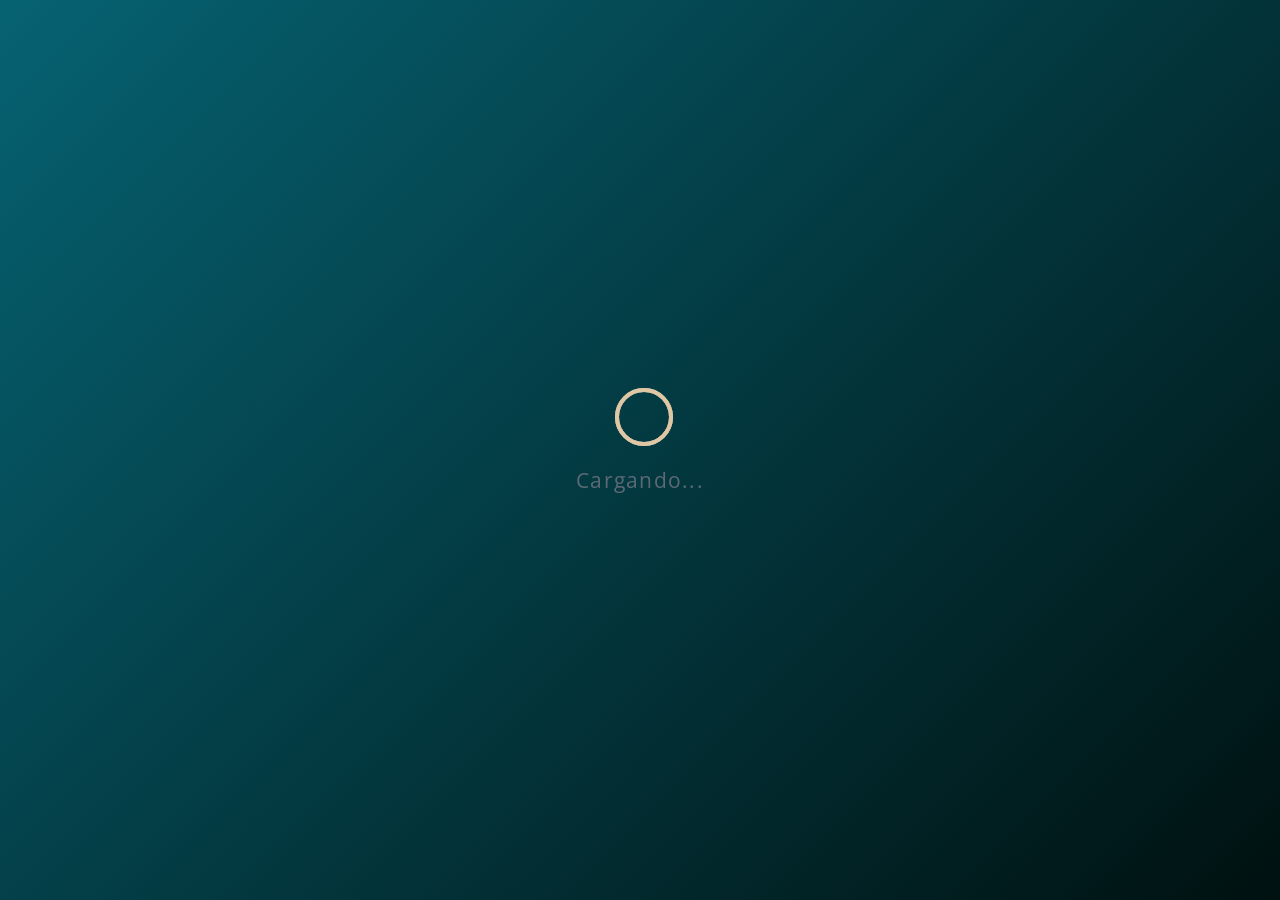
<file: index.html>
<!DOCTYPE html>
<html lang="es">

<head>
    <meta charset="utf-8">
    <meta name="viewport" content="width=device-width, initial-scale=1.0">
    <meta name="description" content="Página web con información sobre el asma con componente alérgico">
   
	<title>PIAA - Portal de Información sobre Asma Alérgica</title>
    
<link rel="stylesheet" href="CSS/estilos.css">
    
<link rel="preconnect" href="https://fonts.gstatic.com">
<link href="https://fonts.googleapis.com/css2?family=Bebas+Neue&family=Open+Sans&family=Poppins:wght@900&display=swap" rel="stylesheet">
    
<link rel="stylesheet" href="https://stackpath.bootstrapcdn.com/font-awesome/4.7.0/css/font-awesome.min.css" integrity="sha384-wvfXpqpZZVQGK6TAh5PVlGOfQNHSoD2xbE+QkPxCAFlNEevoEH3Sl0sibVcOQVnN" crossorigin="anonymous">

</head>

<body>

    <!-- Pantalla de Carga -->
<div class="loading-screen">
        <div class="ripple"></div>
        <p class="loading-text">Cargando...</p>
    </div>

    <!-- Contenido Principal -->
<div class="contenedor">
	<div class="video-contenedor">
        <video autoplay muted loop>
        <source src="vid/video_1.mp4" type="video/mp4"> 
        </video>
</div>


<header>
        <a href="index.html" class="logotipo">PIAA</a>

<nav class="menu">
        <a href="quienes/quienes.html">¿Quiénes somos?</a>    
</nav>
</header>


<main class="main-container">
<section class="section-container">
	<div class="titulo">
	<h1>PIAA</h1>
        <h2>Portal de Información <br> sobre Asma Alérgica</h2>
</div>

<div class="section">
     <p>El portal está destinado principalmente a brindar información 
     a estudiantes, investigadores y profesionales de la salud 
     sobre el asma con componente alérgico. Si bien el portal 
     está abierto al público en general, se recomienda no tomar
     ninguna decisión médica ni cambiar su comportamiento de 
     salud basándose en esta información sin hablar con un 
     médico calificado.</p>
	
</div>   
</section>


<section class="cards-container">
    <div class="card">
        <div class="card-icon">
            <i class="fa fa-heartbeat"></i>
        </div>
        <h3>Asma Alérgica</h3>
        <p>Información completa sobre el asma con componente alérgico</p>
        <a href="landasma/lanpag.html" class="card-btn">Explorar</a>
    </div>

    <div class="card">
        <div class="card-icon">
            <i class="fa fa-bar-chart"></i>
        </div>
        <h3>Ómica del Asma Alérgica</h3>
        <p>Datos y estadísticas relevantes sobre el asma alérgica</p>
        <a href="dash/dash.html" class="card-btn">Ver Dashboard</a>
    </div>

    <div class="card">
        <div class="card-icon">
            <i class="fa fa-medkit"></i>
        </div>
        <h3>Herramientas y Recursos</h3>
        <p>Recursos útiles para profesionales y pacientes</p>
        <a href="herra/herra.html" class="card-btn">Acceder</a>
    </div>
</section>

</main>

<footer>
<nav class="menu-2">
        <a href="#">Legal</a>
	<a href="contacto/contacto.html">Contacto</a>
        <a href="#">Mapa del sitio</a>
</nav>
</footer>
</div>



    <script>
        // Oculta la pantalla de carga después de unos segundos y muestra el contenido principal
setTimeout(() => {
    	document.querySelector('.loading-screen').style.display = 'none';
        document.querySelector('.contenedor').style.display = 'flex';
}, 1500); // (1500 ms = 1 segundo)

    </script>
</body>
</html>
</file>
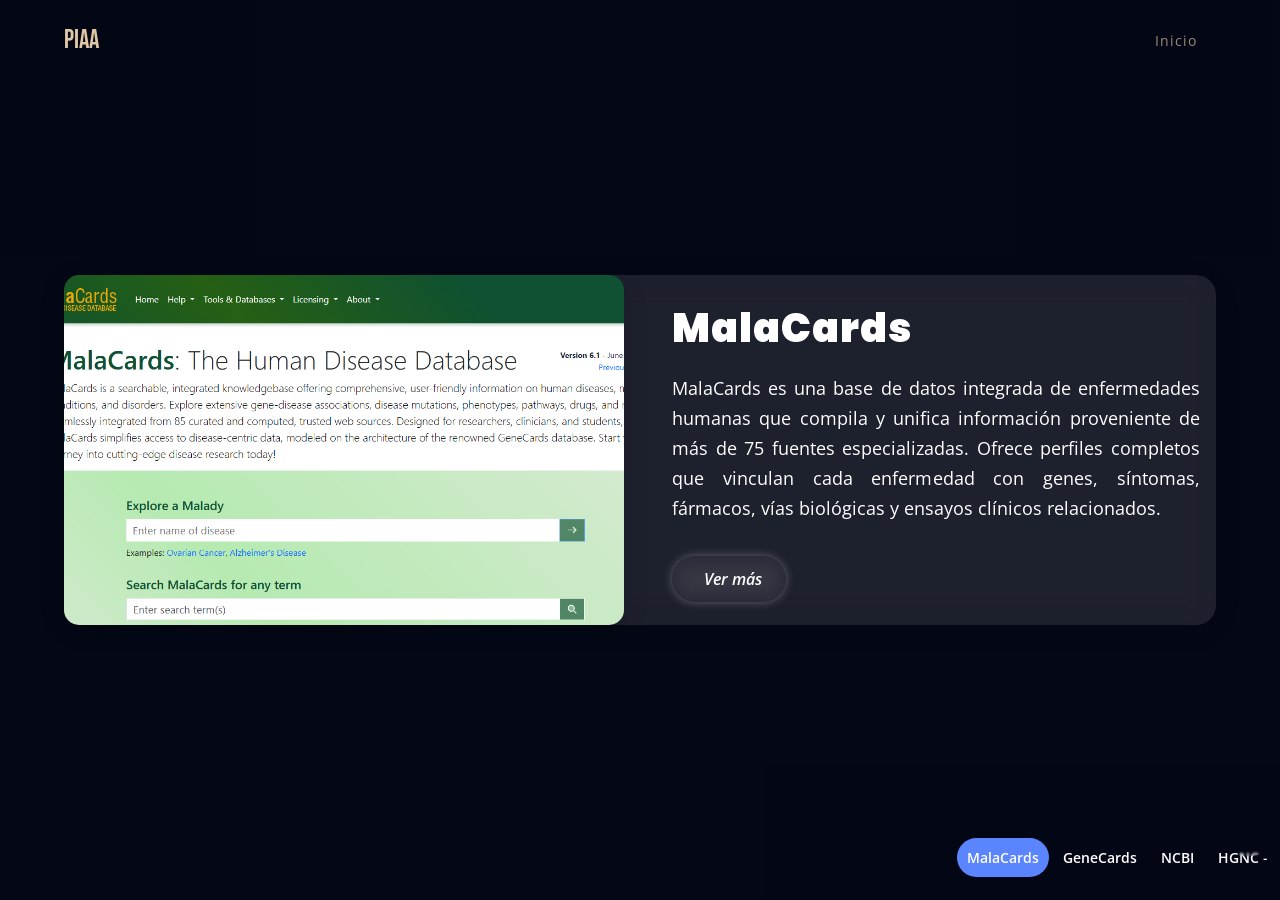
<file: herra/herra.html>
<!DOCTYPE html>
<html lang="es">
<head>
	<meta charset="UTF-8">
	<meta name="viewport" content="width=device-width, initial-scale=1.0">
    <title>Herramientas y Recursos</title>

    <link rel="stylesheet" href="CSS/hestilos.css">

	<link rel="stylesheet" href="https://unicons.iconscout.com/release/v4.0.0/css/line.css">
	
<link rel="preconnect" href="https://fonts.gstatic.com">
<link href="https://fonts.googleapis.com/css2?family=Bebas+Neue&family=Open+Sans&family=Poppins:wght@900&display=swap" rel="stylesheet">

</head>

<body>

<div class="contenedor">
	<div class="video-contenedor">
		<div class="overlay"></div>
		<video autoplay muted loop>
       		<source src="../vid/video_2.mp4" type="video/mp4"> 
        	</video>
	</div>


<header>
        <a href="../index.html" class="logotipo">PIAA</a>

<nav class="menu">
        <a href="../index.html">Inicio</a>    

</nav>
</header>

	<!-- Secciones del Banner -->

<main class="tab-content">
	
		<div class="tab active">
        		<div class="card-container">
            			<div class="img-section">
            				<img src="../img/bd_1.png" alt="MalaCards">				
				</div>	
				<div class="info-section">
				<h2 class="title">MalaCards</h2>
					<p class="description">MalaCards es una base de datos integrada de enfermedades humanas que compila y unifica información proveniente de más de 75 fuentes especializadas. Ofrece perfiles completos que vinculan cada enfermedad con genes, síntomas, fármacos, vías biológicas y ensayos clínicos relacionados.</p>
					<a href="https://www.malacards.org/" target="_blank" class="btn-1"> 
					<i class="uil uil-external-link-alt"></i>
					<i>Ver más</i>
					</a>
				</div>
			</div>
		</div>
	
		<div class="tab">
        		<div class="card-container">
            			<div class="img-section">
            				<img src="../img/bd_2.png" alt="GeneCards">				
				</div>
				<div class="info-section">
				<h2 class="title">GeneCards</h2>
				<p class="description">GeneCards: The Human Gene Database es una base de datos integral y autorizada de genes humanos que proporciona información concisa sobre todos los genes humanos anotados y predichos. Integra información de más de 150 fuentes de datos web.</p>
					<a href="https://www.genecards.org/" target="_blank" class="btn-1"> 
					<i class="uil uil-external-link-alt"></i>
					<i>Ver más</i>
					</a>
				</div>
			</div>		
		</div>

		<div class="tab">
        		<div class="card-container">
       				<div class="img-section">
            				<img src="../img/bd_3.png" alt="NCBI">				
				</div>
				<div class="info-section">
				<h2 class="title">NCBI</h2>
				<p class="description">El National Center for Biotechnology Information (NCBI) es una base de datos integral que proporciona acceso a información biomédica y genómica. Incluye herramientas para análisis de secuencias, búsqueda de literatura científica y recursos de bioinformática.</p>
					<a href="https://www.ncbi.nlm.nih.gov/" target="_blank" class="btn-1"> 
					<i class="uil uil-external-link-alt"></i>
					<i>Ver más</i>
					</a>
				</div>
			</div>
		</div>
		
		<div class="tab">
        		<div class="card-container">
           			<div class="img-section">
            				<img src="../img/bd_4.png" alt="HGNC - HUGO">				
				</div>
				<div class="info-section">
				<h2 class="title">HGNC – HUGO</h2>
				<p class="description">El HUGO Gene Nomenclature Committee (HGNC) es la autoridad internacional encargada de asignar nombres y símbolos únicos y estandarizados a todos los genes humanos conocidos. Su base de datos es la referencia oficial utilizada por investigadores y bases de datos genómicas de todo el mundo.</p>	
					<a href="https://www.genenames.org/" target="_blank" class="btn-1"> 
					<i class="uil uil-external-link-alt"></i>
					<i>Ver más</i>
					</a>
				</div>
			</div>
		</div>

		<div class="tab">
        		<div class="card-container">         		
            			<div class="img-section">
            				<img src="../img/bd_5.png" alt="Ensembl">				
				</div>
				<div class="info-section">
				<h2 class="title">Ensembl</h2>
				<p class="description">Ensembl es un proyecto de anotación genómica que ofrece genomas de vertebrados y otras especies anotados automáticamente, junto con herramientas de comparación y visualización. Proporciona acceso a datos de genes, transcritos, variantes y elementos reguladores.</p>
					<a href="https://www.ensembl.org/" target="_blank" class="btn-1"> 
					<i class="uil uil-external-link-alt"></i>
					<i>Ver más</i>
					</a>
				</div>	
			</div>
		</div>

		<div class="tab">
        		<div class="card-container">
            			<div class="img-section">
            				<img src="../img/bd_6.png" alt="OMIM">				
				</div>
				<div class="info-section">
				<h2 class="title">OMIM</h2>
				<p class="description">Online Mendelian Inheritance in Man (OMIM) es una base de datos completa de genes humanos y trastornos genéticos. Proporciona información detallada sobre la relación entre fenotipos y genotipos en enfermedades hereditarias.</p>
					<a href="https://www.omim.org/" target="_blank" class="btn-1"> 
					<i class="uil uil-external-link-alt"></i>
					<i>Ver más</i>
					</a>
				</div>
			</div>
		</div>

		<div class="tab">
        		<div class="card-container">
            			<div class="img-section">
            				<img src="../img/bd_7.png" alt="UniProtKB/Swiss-Prot">				
				</div>
				<div class="info-section">
				<h2 class="title">UniProtKB/Swiss-Prot</h2>
				<p class="description">UniProtKB/Swiss-Prot es la sección de UniProt curada manualmente que reúne secuencias de proteínas de alta calidad con anotaciones detalladas sobre función, estructura, dominios y modificaciones postraduccionales. Es un recurso esencial para la investigación en proteómica y biología molecular.</p>
					<a href="https://www.uniprot.org/" target="_blank" class="btn-1"> 
					<i class="uil uil-external-link-alt"></i>
					<i>Ver más</i>
					</a>
				</div>
			</div>
		</div>
	
		<div class="tab">
        		<div class="card-container">
   				<div class="img-section">
            				<img src="../img/bd_8.png" alt="STRING">				
				</div>
				<div class="info-section">
				<h2 class="title">STRING</h2>
				<p class="description">STRING es una base de datos que recopila interacciones proteína-proteína, tanto físicas como funcionales, conocidas y predichas. Integra evidencia experimental, minería de textos, coexpresión génica y predicciones computacionales para construir redes de interacción.</p>
					<a href="https://string-db.org/" target="_blank" class="btn-1"> 
					<i class="uil uil-external-link-alt"></i>
					<i>Ver más</i>
					</a>
				</div>
			</div>
		</div>

		<div class="tab">
        		<div class="card-container">
            			<div class="img-section">
            				<img src="../img/bd_9.png" alt="WikiPathways">				
				</div>	
				<div class="info-section">
				<h2 class="title">WikiPathways</h2>
				<p class="description">WikiPathways es una plataforma colaborativa y de acceso abierto para la creación, edición y consulta de vías biológicas. Permite a la comunidad científica contribuir con diagramas curados de rutas metabólicas, de señalización y de regulación génica.</p>
					<a href="https://www.wikipathways.org/" target="_blank" class="btn-1"> 
					<i class="uil uil-external-link-alt"></i>
					<i>Ver más</i>
					</a>
				</div>
			</div>
		</div>

		<div class="tab">
        		<div class="card-container">
            			<div class="img-section">
            				<img src="../img/bd_10.png" alt="PathCards">				
				</div>	
				<div class="info-section">
				<h2 class="title">PathCards</h2>
				<p class="description">PathCards es una base de datos que integra vías biológicas provenientes de múltiples fuentes, agrupándolas en "SuperPaths" que eliminan la redundancia entre rutas superpuestas. Facilita el análisis funcional al conectar genes, vías y enfermedades relacionadas.</p>
					<a href="https://pathcards.genecards.org/" target="_blank" class="btn-1"> 
					<i class="uil uil-external-link-alt"></i>
					<i>Ver más</i>
					</a>
				</div>
			</div>
		</div>

		<div class="tab">
        		<div class="card-container">
            			<div class="img-section">
            				<img src="../img/bd_11.png" alt="Reactome">				
				</div>	
				<div class="info-section">
				<h2 class="title">Reactome</h2>
				<p class="description">Reactome es una base de datos de vías biológicas revisada por expertos y de acceso libre, que describe procesos moleculares en humanos con anotaciones curadas manualmente y revisadas por pares. Permite visualizar rutas de señalización, metabolismo y regulación génica, además de realizar análisis de enriquecimiento de vías.</p>
					<a href="https://reactome.org/" target="_blank" class="btn-1"> 
					<i class="uil uil-external-link-alt"></i>
					<i>Ver más</i>
					</a>
				</div>
			</div>
		</div>

		<div class="tab">
        		<div class="card-container">
            			<div class="img-section">
            				<img src="../img/bd_12.png" alt="WHO/IUIS Allergen Nomenclature">				
				</div>	
				<div class="info-section">
				<h2 class="title">WHO/IUIS Allergen Nomenclature</h2>
				<p class="description">La base de datos de Nomenclatura de Alérgenos WHO/IUIS es el sitio oficial reconocido por la Organización Mundial de la Salud y la Unión Internacional de Sociedades Inmunológicas para la asignación sistemática de nombres a proteínas alergénicas. Mantiene un listado actualizado y validado de todos los alérgenos reconocidos oficialmente.</p>
					<a href="https://www.allergen.org/" target="_blank" class="btn-1"> 
					<i class="uil uil-external-link-alt"></i>
					<i>Ver más</i>
					</a>
				</div>
			</div>
		</div>

		<div class="tab">
        		<div class="card-container">
            			<div class="img-section">
            				<img src="../img/bd_13.png" alt="PubMed">				
				</div>	
				<div class="info-section">
				<h2 class="title">PubMed</h2>
				<p class="description">PubMed es un motor de búsqueda de literatura biomédica desarrollado por el NCBI que da acceso a millones de citas y resúmenes de artículos científicos en ciencias de la vida y medicina. Es una herramienta fundamental para la investigación bibliográfica y la actualización científica.</p>
					<a href="https://pubmed.ncbi.nlm.nih.gov/" target="_blank" class="btn-1"> 
					<i class="uil uil-external-link-alt"></i>
					<i>Ver más</i>
					</a>
				</div>
			</div>
		</div>

</main>

	<!-- Barra Navegación -->

	<div class="tab-nav-bar">
		<div class="tab-navigation">
		<i class="uil uil-angle-left left-btn"></i>
		<i class="uil uil-angle-right right-btn"></i>
			<ul class="tab-menu">
				<li class="tab-btn active">
				<h3 class="nav-title">MalaCards</h3>
				</li>
				<li class="tab-btn">
				<h3 class="nav-title">GeneCards</h3>
				</li>
				<li class="tab-btn">
				<h3 class="nav-title">NCBI</h3>
				</li>
				<li class="tab-btn">
				<h3 class="nav-title">HGNC – HUGO</h3>
				</li>
				<li class="tab-btn">
				<h3 class="nav-title">Ensembl</h3>
				</li>
				<li class="tab-btn">
				<h3 class="nav-title">OMIM</h3>
				</li>
				<li class="tab-btn">
				<h3 class="nav-title">UniProtKB/Swiss-Prot</h3>
				</li>
				<li class="tab-btn">
				<h3 class="nav-title">STRING</h3>
				</li>
				<li class="tab-btn">
				<h3 class="nav-title">WikiPathways</h3>
				</li>
				<li class="tab-btn">
				<h3 class="nav-title">PathCards</h3>
				</li>
				<li class="tab-btn">
				<h3 class="nav-title">Reactome</h3>
				</li>
				<li class="tab-btn">
				<h3 class="nav-title">WHO/IUIS Allergen Nomenclature</h3>
				</li>
				<li class="tab-btn">
				<h3 class="nav-title">PubMed</h3>
				</li>
			</ul>
		</div>
	</div>

</div>
      
    <script src="java/herra.js"></script>

</body>
</html>
</file>
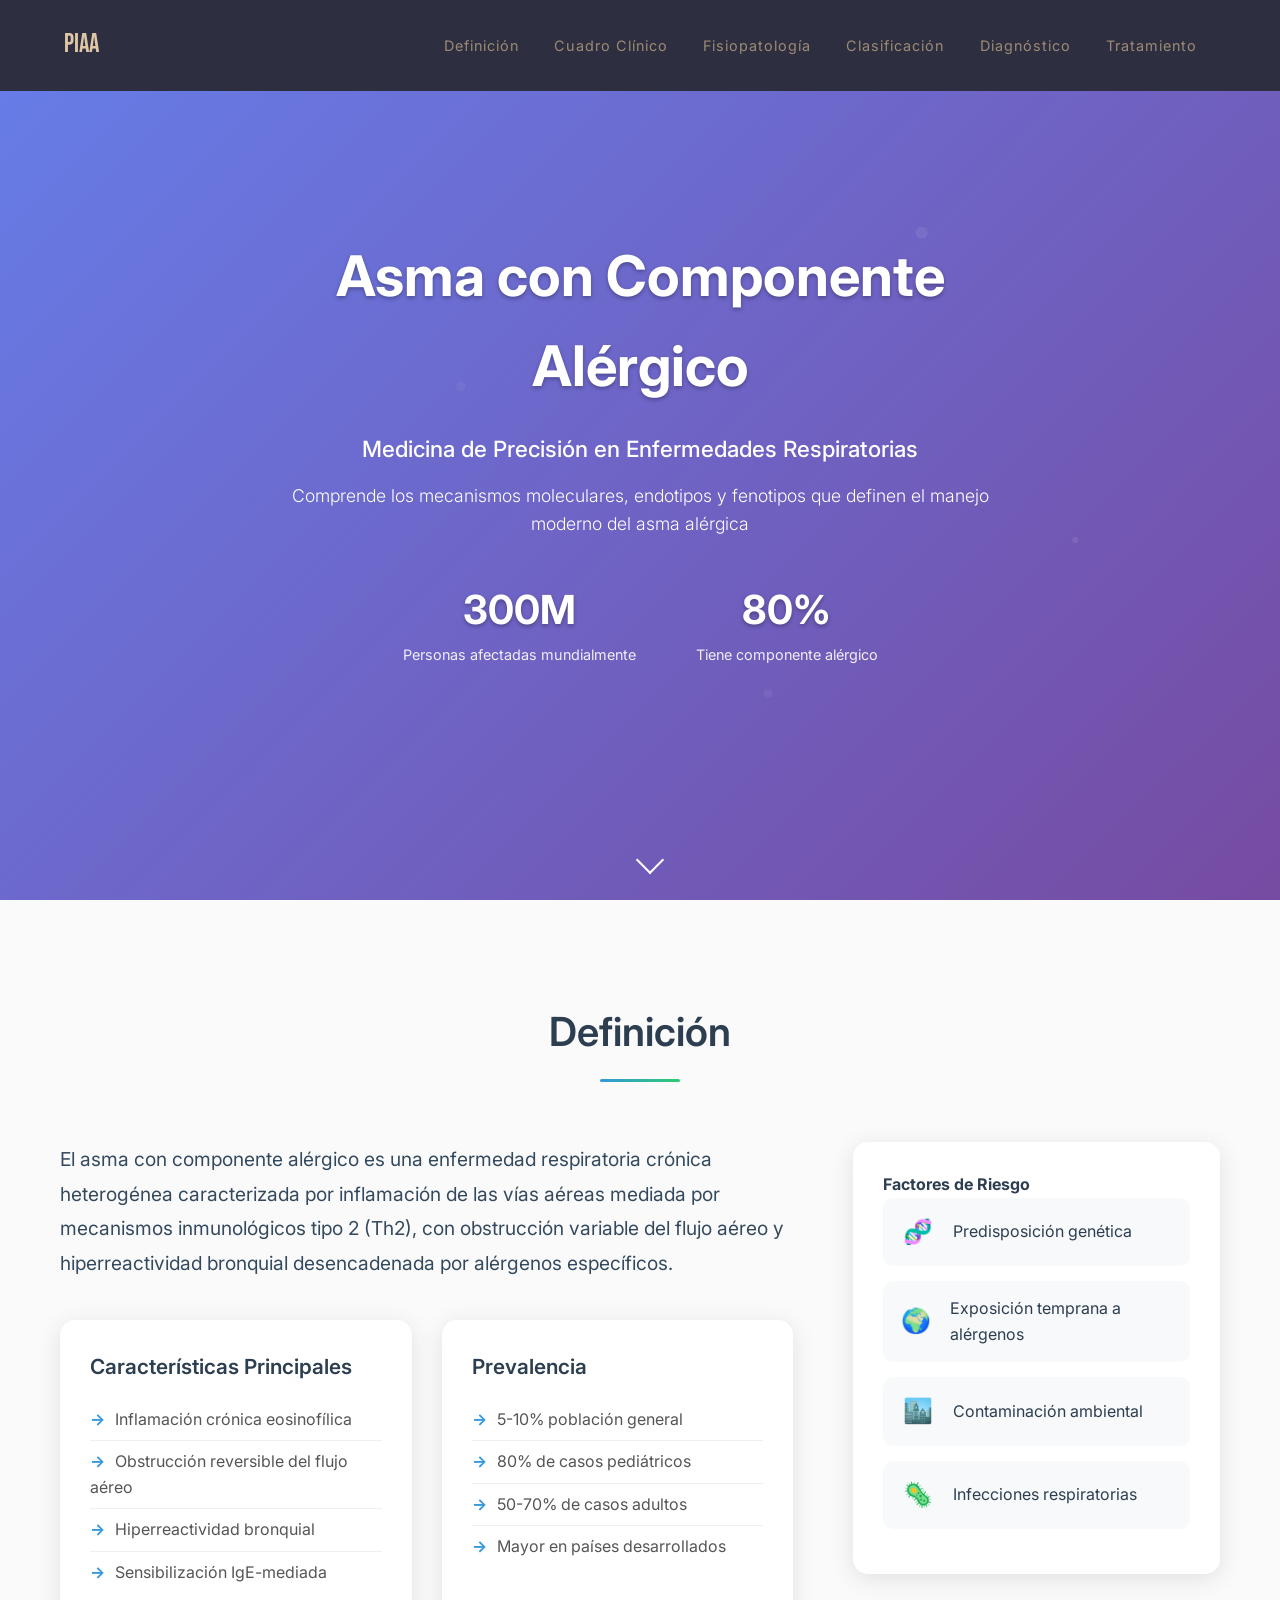
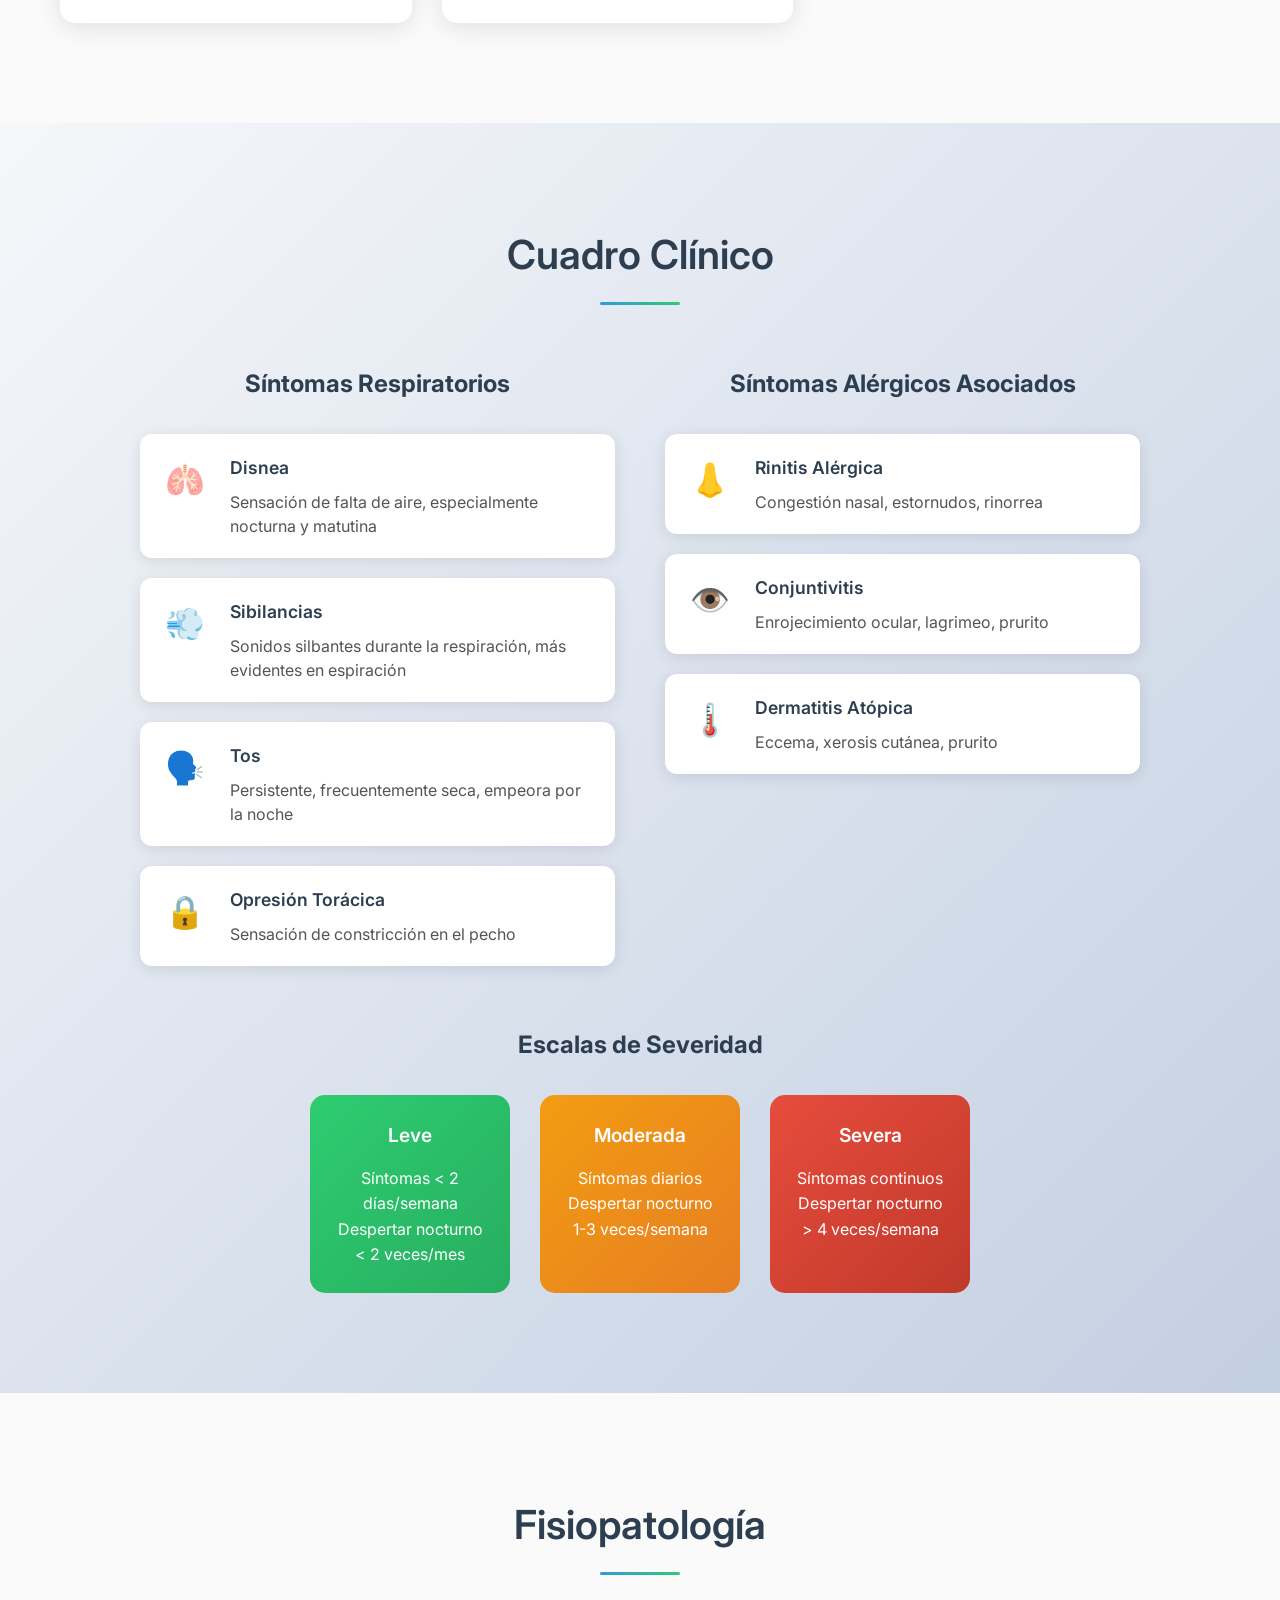
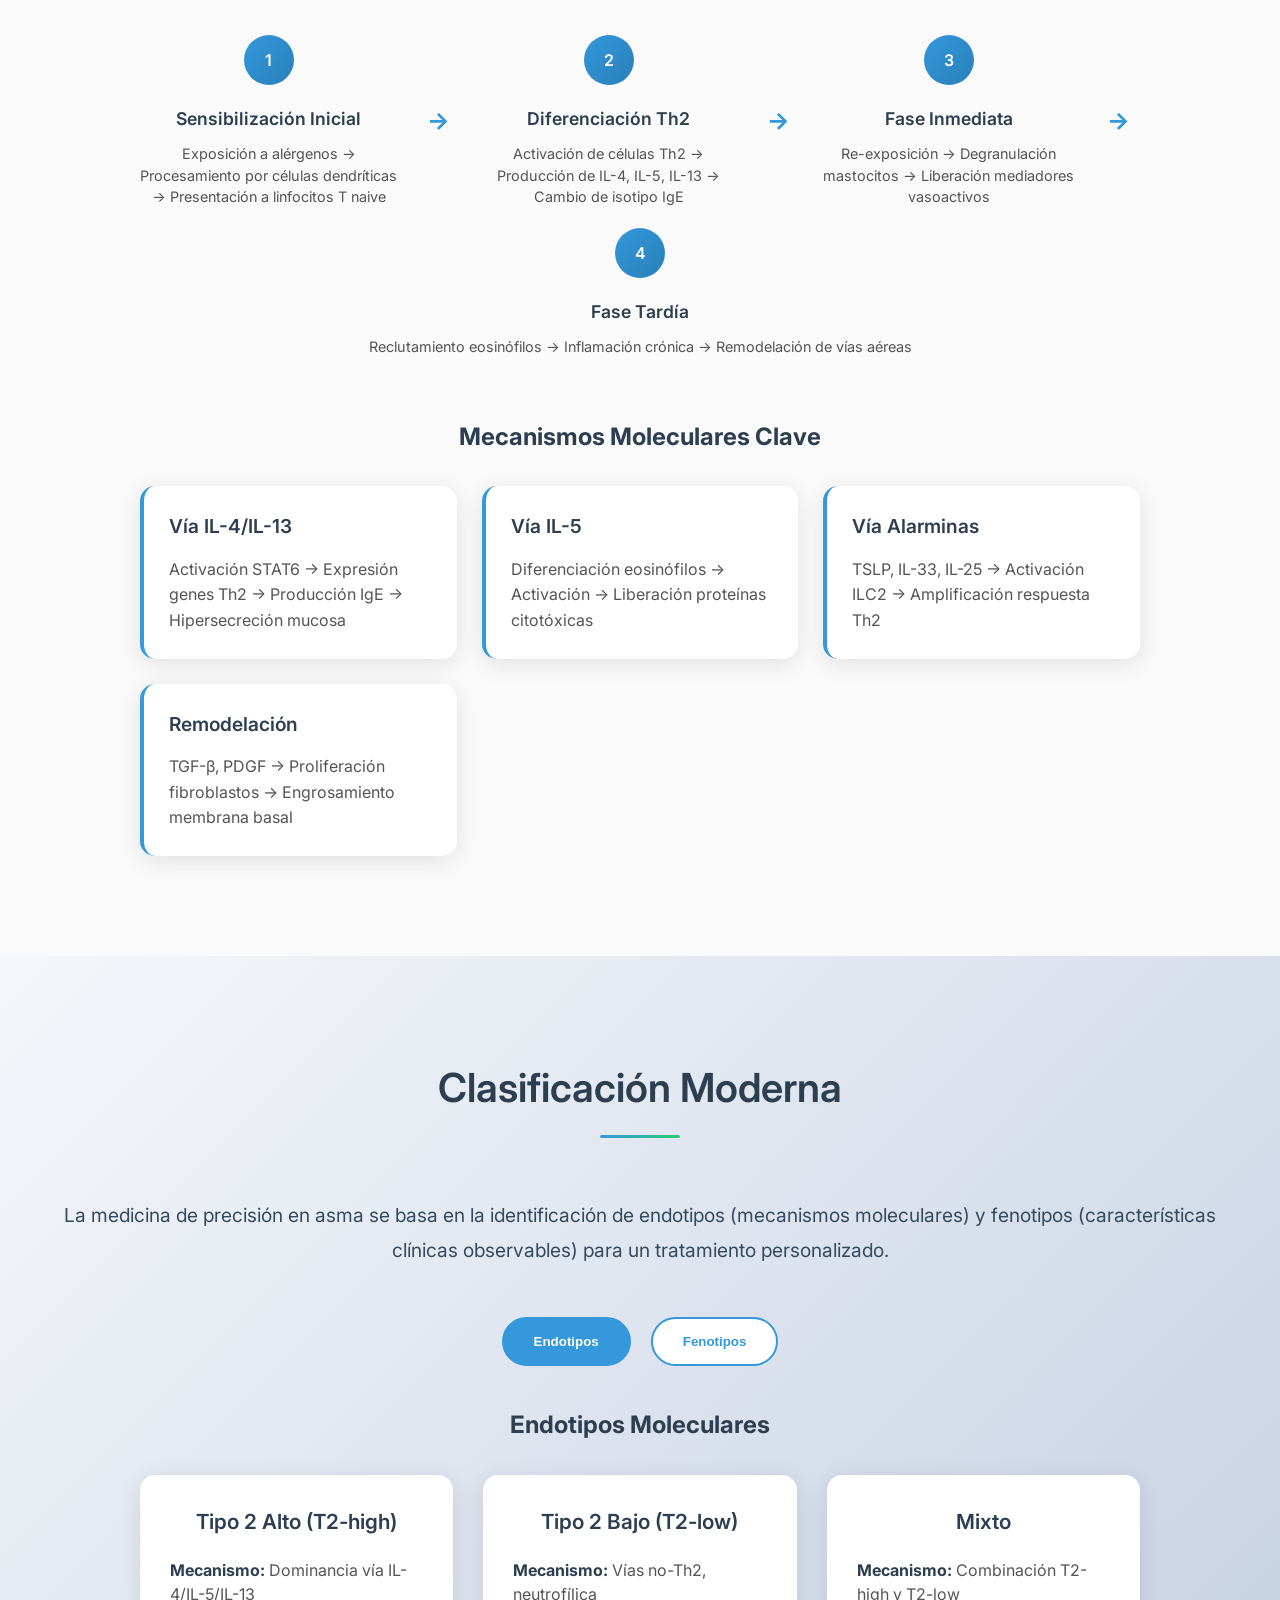
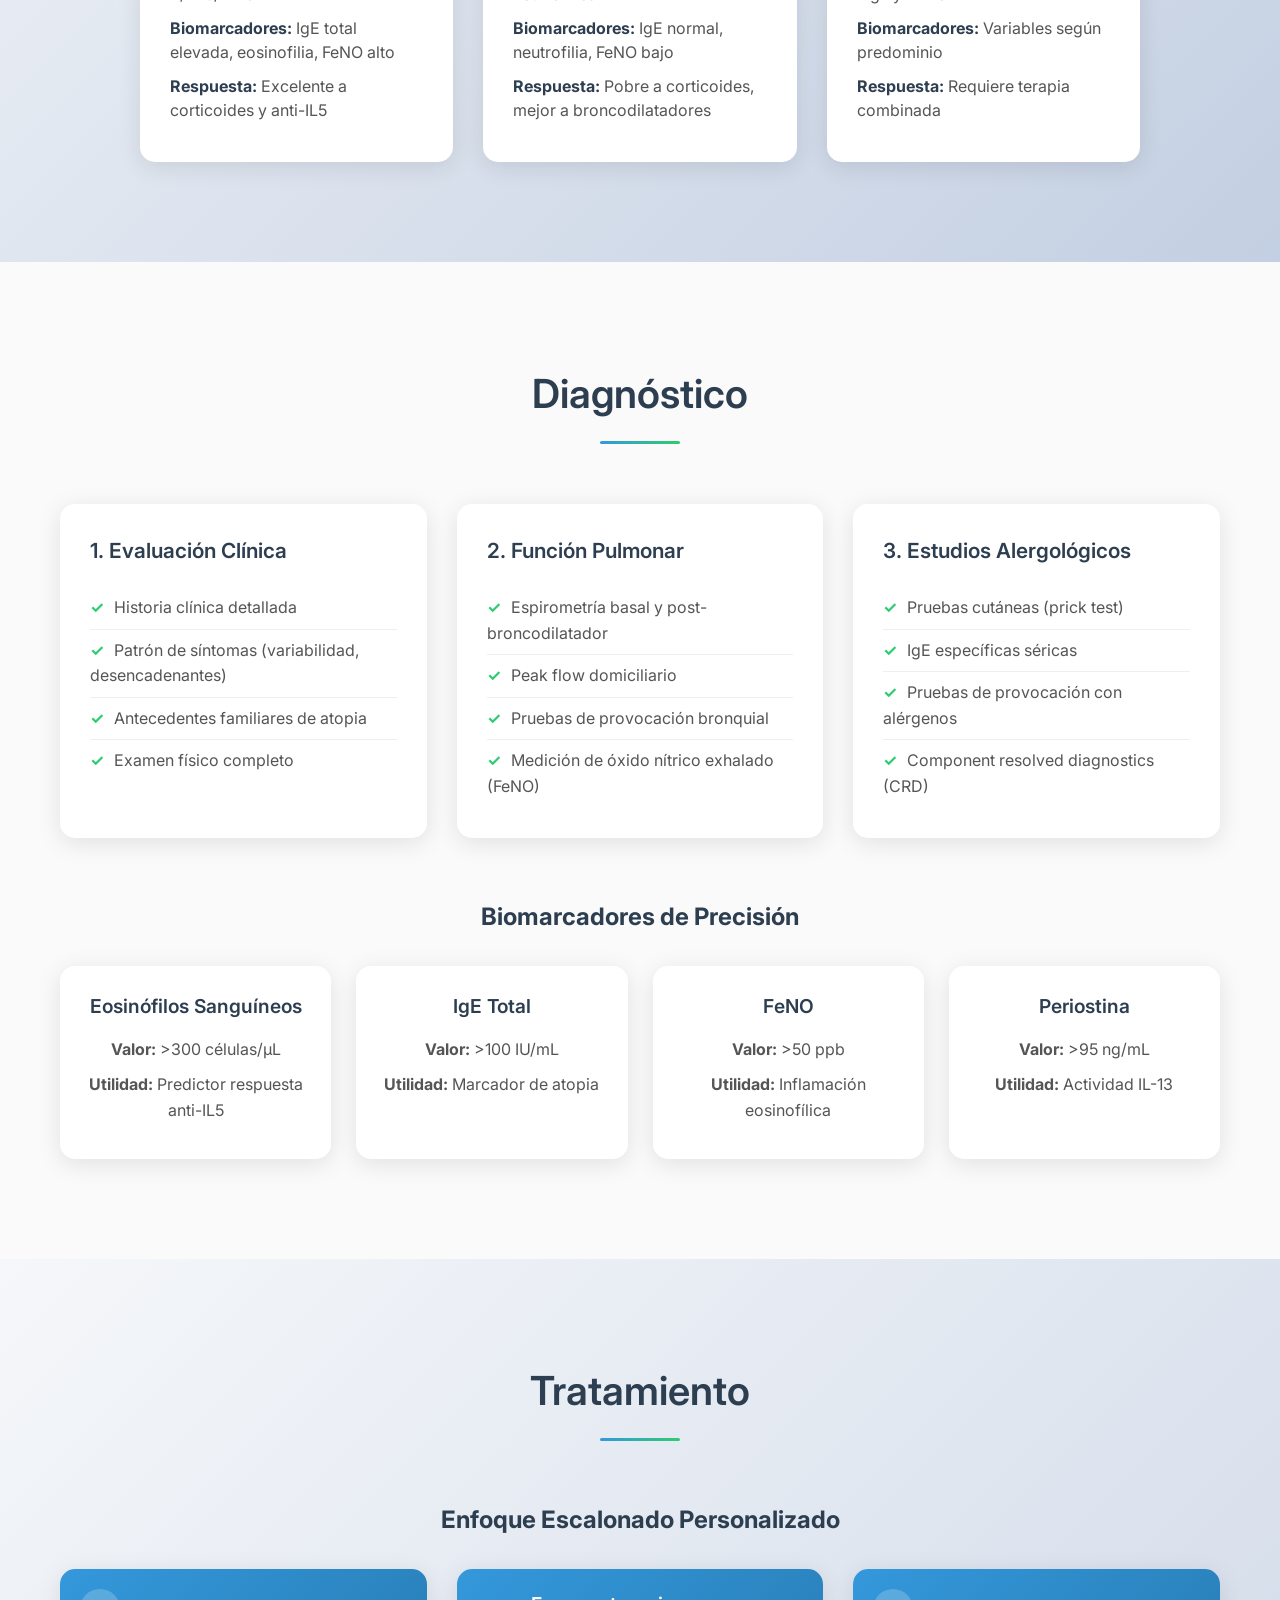
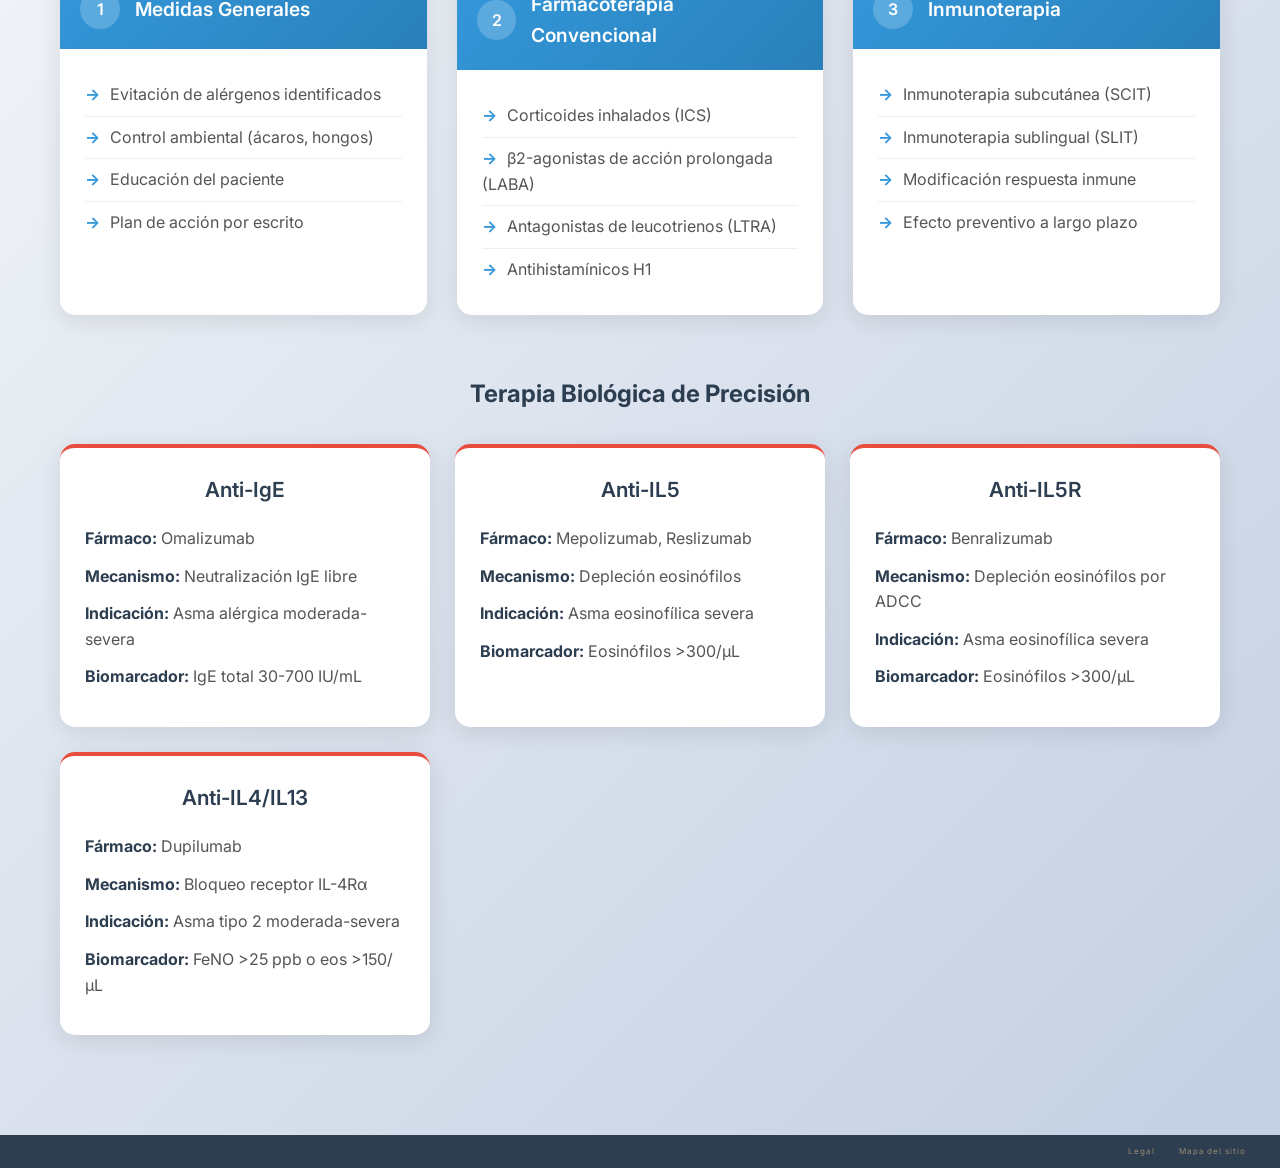
<file: landasma/lanpag.html>
<!DOCTYPE html>
<html lang="es">
<head>
    <meta charset="UTF-8">
    <meta name="viewport" content="width=device-width, initial-scale=1.0">
    <title>Asma con Componente Alérgico</title>

    <link rel="stylesheet" href="CSS/lestilos.css">

	<link rel="preconnect" href="https://fonts.gstatic.com">
<link href="https://fonts.googleapis.com/css2?family=Bebas+Neue&family=Open+Sans&family=Poppins:wght@900&display=swap" rel="stylesheet">
	<link href="https://fonts.googleapis.com/css2?family=Inter:wght@300;400;500;600;700&display=swap" rel="stylesheet">

</head>

<body>

<header>
        <a href="../index.html" class="logotipo">PIAA</a>

<nav class="menu">   
	<a href="#definicion">Definición</a>
	<a href="#cuadro-clinico">Cuadro Clínico</a>
	<a href="#fisiopatologia">Fisiopatología</a>
	<a href="#clasificacion">Clasificación</a>
	<a href="#diagnostico">Diagnóstico</a>
	<a href="#tratamiento">Tratamiento</a>
</nav>
</header>

    <!-- Hero Section -->
    <section class="hero">
        <div class="hero-background"></div>
        <div class="hero-content">
            <div class="hero-text">
                <h1>Asma con Componente Alérgico</h1>
                <p class="hero-subtitle">Medicina de Precisión en Enfermedades Respiratorias</p>
                <p class="hero-description">Comprende los mecanismos moleculares, endotipos y fenotipos que definen el manejo moderno del asma alérgica</p>
                <div class="hero-stats">
                    <div class="stat">
                        <span class="stat-number">300M</span>
                        <span class="stat-label">Personas afectadas mundialmente</span>
                    </div>
                    <div class="stat">
                        <span class="stat-number">80%</span>
                        <span class="stat-label">Tiene componente alérgico</span>
                    </div>
                </div>
            </div>
        </div>
        <div class="scroll-indicator">
            <div class="scroll-arrow"></div>
        </div>
    </section>

    <!-- Definición -->
    <section id="definicion" class="section">
        <div class="container">
            <div class="section-header">
                <h2>Definición</h2>
                <div class="section-line"></div>
            </div>
            <div class="content-grid">
                <div class="content-main">
                    <p class="lead">El asma con componente alérgico es una enfermedad respiratoria crónica heterogénea caracterizada por inflamación de las vías aéreas mediada por mecanismos inmunológicos tipo 2 (Th2), con obstrucción variable del flujo aéreo y hiperreactividad bronquial desencadenada por alérgenos específicos.</p>
                    
                    <div class="definition-cards">
                        <div class="card">
                            <h4>Características Principales</h4>
                            <ul>
                                <li>Inflamación crónica eosinofílica</li>
                                <li>Obstrucción reversible del flujo aéreo</li>
                                <li>Hiperreactividad bronquial</li>
                                <li>Sensibilización IgE-mediada</li>
                            </ul>
                        </div>
                        <div class="card">
                            <h4>Prevalencia</h4>
                            <ul>
                                <li>5-10% población general</li>
                                <li>80% de casos pediátricos</li>
                                <li>50-70% de casos adultos</li>
                                <li>Mayor en países desarrollados</li>
                            </ul>
                        </div>
                    </div>
                </div>
                <div class="content-sidebar">
                    <div class="sidebar-card">
                        <h4>Factores de Riesgo</h4>
                        <div class="factor-list">
                            <div class="factor">
                                <span class="factor-icon">🧬</span>
                                <span>Predisposición genética</span>
                            </div>
                            <div class="factor">
                                <span class="factor-icon">🌍</span>
                                <span>Exposición temprana a alérgenos</span>
                            </div>
                            <div class="factor">
                                <span class="factor-icon">🏙️</span>
                                <span>Contaminación ambiental</span>
                            </div>
                            <div class="factor">
                                <span class="factor-icon">🦠</span>
                                <span>Infecciones respiratorias</span>
                            </div>
                        </div>
                    </div>
                </div>
            </div>
        </div>
    </section>

    <!-- Cuadro Clínico -->
    <section id="cuadro-clinico" class="section section-alt">
        <div class="container">
            <div class="section-header">
                <h2>Cuadro Clínico</h2>
                <div class="section-line"></div>
            </div>
            <div class="clinical-presentation">
                <div class="symptoms-grid">
                    <div class="symptom-category">
                        <h3>Síntomas Respiratorios</h3>
                        <div class="symptom-list">
                            <div class="symptom">
                                <span class="symptom-icon">🫁</span>
                                <div class="symptom-details">
                                    <h4>Disnea</h4>
                                    <p>Sensación de falta de aire, especialmente nocturna y matutina</p>
                                </div>
                            </div>
                            <div class="symptom">
                                <span class="symptom-icon">💨</span>
                                <div class="symptom-details">
                                    <h4>Sibilancias</h4>
                                    <p>Sonidos silbantes durante la respiración, más evidentes en espiración</p>
                                </div>
                            </div>
                            <div class="symptom">
                                <span class="symptom-icon">🗣️</span>
                                <div class="symptom-details">
                                    <h4>Tos</h4>
                                    <p>Persistente, frecuentemente seca, empeora por la noche</p>
                                </div>
                            </div>
                            <div class="symptom">
                                <span class="symptom-icon">🔒</span>
                                <div class="symptom-details">
                                    <h4>Opresión Torácica</h4>
                                    <p>Sensación de constricción en el pecho</p>
                                </div>
                            </div>
                        </div>
                    </div>
                    
                    <div class="symptom-category">
                        <h3>Síntomas Alérgicos Asociados</h3>
                        <div class="symptom-list">
                            <div class="symptom">
                                <span class="symptom-icon">👃</span>
                                <div class="symptom-details">
                                    <h4>Rinitis Alérgica</h4>
                                    <p>Congestión nasal, estornudos, rinorrea</p>
                                </div>
                            </div>
                            <div class="symptom">
                                <span class="symptom-icon">👁️</span>
                                <div class="symptom-details">
                                    <h4>Conjuntivitis</h4>
                                    <p>Enrojecimiento ocular, lagrimeo, prurito</p>
                                </div>
                            </div>
                            <div class="symptom">
                                <span class="symptom-icon">🌡️</span>
                                <div class="symptom-details">
                                    <h4>Dermatitis Atópica</h4>
                                    <p>Eccema, xerosis cutánea, prurito</p>
                                </div>
                            </div>
                        </div>
                    </div>
                </div>
                
                <div class="severity-scale">
                    <h3>Escalas de Severidad</h3>
                    <div class="scale-container">
                        <div class="scale-item scale-mild">
                            <h4>Leve</h4>
                            <p>Síntomas < 2 días/semana<br>Despertar nocturno < 2 veces/mes</p>
                        </div>
                        <div class="scale-item scale-moderate">
                            <h4>Moderada</h4>
                            <p>Síntomas diarios<br>Despertar nocturno 1-3 veces/semana</p>
                        </div>
                        <div class="scale-item scale-severe">
                            <h4>Severa</h4>
                            <p>Síntomas continuos<br>Despertar nocturno > 4 veces/semana</p>
                        </div>
                    </div>
                </div>
            </div>
        </div>
    </section>

    <!-- Fisiopatología -->
    <section id="fisiopatologia" class="section">
        <div class="container">
            <div class="section-header">
                <h2>Fisiopatología</h2>
                <div class="section-line"></div>
            </div>
            <div class="pathophysiology">
                <div class="pathway-container">
                    <div class="pathway-step">
                        <div class="step-number">1</div>
                        <div class="step-content">
                            <h4>Sensibilización Inicial</h4>
                            <p>Exposición a alérgenos → Procesamiento por células dendríticas → Presentación a linfocitos T naive</p>
                        </div>
                    </div>
                    <div class="pathway-arrow">→</div>
                    <div class="pathway-step">
                        <div class="step-number">2</div>
                        <div class="step-content">
                            <h4>Diferenciación Th2</h4>
                            <p>Activación de células Th2 → Producción de IL-4, IL-5, IL-13 → Cambio de isotipo IgE</p>
                        </div>
                    </div>
                    <div class="pathway-arrow">→</div>
                    <div class="pathway-step">
                        <div class="step-number">3</div>
                        <div class="step-content">
                            <h4>Fase Inmediata</h4>
                            <p>Re-exposición → Degranulación mastocitos → Liberación mediadores vasoactivos</p>
                        </div>
                    </div>
                    <div class="pathway-arrow">→</div>
                    <div class="pathway-step">
                        <div class="step-number">4</div>
                        <div class="step-content">
                            <h4>Fase Tardía</h4>
                            <p>Reclutamiento eosinófilos → Inflamación crónica → Remodelación de vías aéreas</p>
                        </div>
                    </div>
                </div>
                
                <div class="molecular-mechanisms">
                    <h3>Mecanismos Moleculares Clave</h3>
                    <div class="mechanism-grid">
                        <div class="mechanism-card">
                            <h4>Vía IL-4/IL-13</h4>
                            <p>Activación STAT6 → Expresión genes Th2 → Producción IgE → Hipersecreción mucosa</p>
                        </div>
                        <div class="mechanism-card">
                            <h4>Vía IL-5</h4>
                            <p>Diferenciación eosinófilos → Activación → Liberación proteínas citotóxicas</p>
                        </div>
                        <div class="mechanism-card">
                            <h4>Vía Alarminas</h4>
                            <p>TSLP, IL-33, IL-25 → Activación ILC2 → Amplificación respuesta Th2</p>
                        </div>
                        <div class="mechanism-card">
                            <h4>Remodelación</h4>
                            <p>TGF-β, PDGF → Proliferación fibroblastos → Engrosamiento membrana basal</p>
                        </div>
                    </div>
                </div>
            </div>
        </div>
    </section>

    <!-- Clasificación -->
    <section id="clasificacion" class="section section-alt">
        <div class="container">
            <div class="section-header">
                <h2>Clasificación Moderna</h2>
                <div class="section-line"></div>
            </div>
            <div class="classification">
                <div class="classification-intro">
                    <p class="lead">La medicina de precisión en asma se basa en la identificación de endotipos (mecanismos moleculares) y fenotipos (características clínicas observables) para un tratamiento personalizado.</p>
                </div>
                
                <div class="classification-tabs">
                    <div class="tab-buttons">
                        <button class="tab-button active" data-tab="endotipos">Endotipos</button>
                        <button class="tab-button" data-tab="fenotipos">Fenotipos</button>
                    </div>
                    
                    <div class="tab-content active" id="endotipos">
                        <h3>Endotipos Moleculares</h3>
                        <div class="endotype-grid">
                            <div class="endotype-card">
                                <h4>Tipo 2 Alto (T2-high)</h4>
                                <div class="endotype-details">
                                    <p><strong>Mecanismo:</strong> Dominancia vía IL-4/IL-5/IL-13</p>
                                    <p><strong>Biomarcadores:</strong> IgE total elevada, eosinofilia, FeNO alto</p>
                                    <p><strong>Respuesta:</strong> Excelente a corticoides y anti-IL5</p>
                                </div>
                            </div>
                            <div class="endotype-card">
                                <h4>Tipo 2 Bajo (T2-low)</h4>
                                <div class="endotype-details">
                                    <p><strong>Mecanismo:</strong> Vías no-Th2, neutrofílica</p>
                                    <p><strong>Biomarcadores:</strong> IgE normal, neutrofilia, FeNO bajo</p>
                                    <p><strong>Respuesta:</strong> Pobre a corticoides, mejor a broncodilatadores</p>
                                </div>
                            </div>
                            <div class="endotype-card">
                                <h4>Mixto</h4>
                                <div class="endotype-details">
                                    <p><strong>Mecanismo:</strong> Combinación T2-high y T2-low</p>
                                    <p><strong>Biomarcadores:</strong> Variables según predominio</p>
                                    <p><strong>Respuesta:</strong> Requiere terapia combinada</p>
                                </div>
                            </div>
                        </div>
                    </div>
                    
                    <div class="tab-content" id="fenotipos">
                        <h3>Fenotipos Clínicos</h3>
                        <div class="phenotype-grid">
                            <div class="phenotype-card">
                                <h4>Asma Alérgica de Inicio Temprano</h4>
                                <div class="phenotype-details">
                                    <p><strong>Edad:</strong> Infancia/adolescencia</p>
                                    <p><strong>Características:</strong> Atopia, rinitis, dermatitis</p>
                                    <p><strong>Pronóstico:</strong> Buena respuesta a tratamiento</p>
                                </div>
                            </div>
                            <div class="phenotype-card">
                                <h4>Asma Eosinofílica de Inicio Tardío</h4>
                                <div class="phenotype-details">
                                    <p><strong>Edad:</strong> Adultos >40 años</p>
                                    <p><strong>Características:</strong> Eosinofilia, pólipos nasales</p>
                                    <p><strong>Pronóstico:</strong> Curso más severo</p>
                                </div>
                            </div>
                            <div class="phenotype-card">
                                <h4>Asma Inducida por Ejercicio</h4>
                                <div class="phenotype-details">
                                    <p><strong>Edad:</strong> Cualquier edad</p>
                                    <p><strong>Características:</strong> Síntomas post-ejercicio</p>
                                    <p><strong>Pronóstico:</strong> Buen control con prevención</p>
                                </div>
                            </div>
                            <div class="phenotype-card">
                                <h4>Asma Ocupacional</h4>
                                <div class="phenotype-details">
                                    <p><strong>Edad:</strong> Adultos laboralmente activos</p>
                                    <p><strong>Características:</strong> Exposición laboral específica</p>
                                    <p><strong>Pronóstico:</strong> Mejora con evitación</p>
                                </div>
                            </div>
                        </div>
                    </div>
                </div>
            </div>
        </div>
    </section>

    <!-- Diagnóstico -->
    <section id="diagnostico" class="section">
        <div class="container">
            <div class="section-header">
                <h2>Diagnóstico</h2>
                <div class="section-line"></div>
            </div>
            <div class="diagnosis">
                <div class="diagnosis-flow">
                    <div class="diagnosis-step">
                        <h3>1. Evaluación Clínica</h3>
                        <div class="step-content">
                            <ul>
                                <li>Historia clínica detallada</li>
                                <li>Patrón de síntomas (variabilidad, desencadenantes)</li>
                                <li>Antecedentes familiares de atopia</li>
                                <li>Examen físico completo</li>
                            </ul>
                        </div>
                    </div>
                    
                    <div class="diagnosis-step">
                        <h3>2. Función Pulmonar</h3>
                        <div class="step-content">
                            <ul>
                                <li>Espirometría basal y post-broncodilatador</li>
                                <li>Peak flow domiciliario</li>
                                <li>Pruebas de provocación bronquial</li>
                                <li>Medición de óxido nítrico exhalado (FeNO)</li>
                            </ul>
                        </div>
                    </div>
                    
                    <div class="diagnosis-step">
                        <h3>3. Estudios Alergológicos</h3>
                        <div class="step-content">
                            <ul>
                                <li>Pruebas cutáneas (prick test)</li>
                                <li>IgE específicas séricas</li>
                                <li>Pruebas de provocación con alérgenos</li>
                                <li>Component resolved diagnostics (CRD)</li>
                            </ul>
                        </div>
                    </div>
                </div>
                
                <div class="biomarkers">
                    <h3>Biomarcadores de Precisión</h3>
                    <div class="biomarker-grid">
                        <div class="biomarker-card">
                            <h4>Eosinófilos Sanguíneos</h4>
                            <p><strong>Valor:</strong> >300 células/μL</p>
                            <p><strong>Utilidad:</strong> Predictor respuesta anti-IL5</p>
                        </div>
                        <div class="biomarker-card">
                            <h4>IgE Total</h4>
                            <p><strong>Valor:</strong> >100 IU/mL</p>
                            <p><strong>Utilidad:</strong> Marcador de atopia</p>
                        </div>
                        <div class="biomarker-card">
                            <h4>FeNO</h4>
                            <p><strong>Valor:</strong> >50 ppb</p>
                            <p><strong>Utilidad:</strong> Inflamación eosinofílica</p>
                        </div>
                        <div class="biomarker-card">
                            <h4>Periostina</h4>
                            <p><strong>Valor:</strong> >95 ng/mL</p>
                            <p><strong>Utilidad:</strong> Actividad IL-13</p>
                        </div>
                    </div>
                </div>
            </div>
        </div>
    </section>

    <!-- Tratamiento -->
    <section id="tratamiento" class="section section-alt">
        <div class="container">
            <div class="section-header">
                <h2>Tratamiento</h2>
                <div class="section-line"></div>
            </div>
            <div class="treatment">
                <div class="treatment-approach">
                    <h3>Enfoque Escalonado Personalizado</h3>
                    <div class="treatment-steps">
                        <div class="treatment-step">
                            <div class="step-header">
                                <span class="step-number">1</span>
                                <h4>Medidas Generales</h4>
                            </div>
                            <div class="step-content">
                                <ul>
                                    <li>Evitación de alérgenos identificados</li>
                                    <li>Control ambiental (ácaros, hongos)</li>
                                    <li>Educación del paciente</li>
                                    <li>Plan de acción por escrito</li>
                                </ul>
                            </div>
                        </div>
                        
                        <div class="treatment-step">
                            <div class="step-header">
                                <span class="step-number">2</span>
                                <h4>Farmacoterapia Convencional</h4>
                            </div>
                            <div class="step-content">
                                <ul>
                                    <li>Corticoides inhalados (ICS)</li>
                                    <li>β2-agonistas de acción prolongada (LABA)</li>
                                    <li>Antagonistas de leucotrienos (LTRA)</li>
                                    <li>Antihistamínicos H1</li>
                                </ul>
                            </div>
                        </div>
                        
                        <div class="treatment-step">
                            <div class="step-header">
                                <span class="step-number">3</span>
                                <h4>Inmunoterapia</h4>
                            </div>
                            <div class="step-content">
                                <ul>
                                    <li>Inmunoterapia subcutánea (SCIT)</li>
                                    <li>Inmunoterapia sublingual (SLIT)</li>
                                    <li>Modificación respuesta inmune</li>
                                    <li>Efecto preventivo a largo plazo</li>
                                </ul>
                            </div>
                        </div>
                    </div>
                </div>
                
                <div class="biological-therapy">
                    <h3>Terapia Biológica de Precisión</h3>
                    <div class="biological-grid">
                        <div class="biological-card">
                            <h4>Anti-IgE</h4>
                            <div class="drug-info">
                                <p><strong>Fármaco:</strong> Omalizumab</p>
                                <p><strong>Mecanismo:</strong> Neutralización IgE libre</p>
                                <p><strong>Indicación:</strong> Asma alérgica moderada-severa</p>
                                <p><strong>Biomarcador:</strong> IgE total 30-700 IU/mL</p>
                            </div>
                        </div>
                        
                        <div class="biological-card">
                            <h4>Anti-IL5</h4>
                            <div class="drug-info">
                                <p><strong>Fármaco:</strong> Mepolizumab, Reslizumab</p>
                                <p><strong>Mecanismo:</strong> Depleción eosinófilos</p>
                                <p><strong>Indicación:</strong> Asma eosinofílica severa</p>
                                <p><strong>Biomarcador:</strong> Eosinófilos >300/μL</p>
                            </div>
                        </div>
                        
                        <div class="biological-card">
                            <h4>Anti-IL5R</h4>
                            <div class="drug-info">
                                <p><strong>Fármaco:</strong> Benralizumab</p>
                                <p><strong>Mecanismo:</strong> Depleción eosinófilos por ADCC</p>
                                <p><strong>Indicación:</strong> Asma eosinofílica severa</p>
                                <p><strong>Biomarcador:</strong> Eosinófilos >300/μL</p>
                            </div>
                        </div>
                        
                        <div class="biological-card">
                            <h4>Anti-IL4/IL13</h4>
                            <div class="drug-info">
                                <p><strong>Fármaco:</strong> Dupilumab</p>
                                <p><strong>Mecanismo:</strong> Bloqueo receptor IL-4Rα</p>
                                <p><strong>Indicación:</strong> Asma tipo 2 moderada-severa</p>
                                <p><strong>Biomarcador:</strong> FeNO >25 ppb o eos >150/μL</p>
                            </div>
                        </div>
                    </div>
                </div>
            </div>
        </div>
    </section>

    <!-- Footer -->
	<footer>
		<nav class="menu-2">
       		<a href="#">Legal</a>
      		<a href="#">Mapa del sitio</a>
		</nav>
	</footer>

    <script>
        // Navigation scroll effect
        window.addEventListener('scroll', function() {
            const navbar = document.querySelector('.navbar');
            if (window.scrollY > 50) {
                navbar.classList.add('scrolled');
            } else {
                navbar.classList.remove('scrolled');
            }
        });

        // Smooth scrolling for navigation links
        document.querySelectorAll('a[href^="#"]').forEach(anchor => {
            anchor.addEventListener('click', function (e) {
                e.preventDefault();
                document.querySelector(this.getAttribute('href')).scrollIntoView({
                    behavior: 'smooth'
                });
            });
        });

        // Tab functionality
        document.querySelectorAll('.tab-button').forEach(button => {
            button.addEventListener('click', function() {
                const tab = this.dataset.tab;
                
                // Remove active class from all buttons and contents
                document.querySelectorAll('.tab-button').forEach(b => b.classList.remove('active'));
                document.querySelectorAll('.tab-content').forEach(c => c.classList.remove('active'));
                
                // Add active class to clicked button and corresponding content
                this.classList.add('active');
                document.getElementById(tab).classList.add('active');
            });
        });

        // Parallax effect
        window.addEventListener('scroll', function() {
            const scrolled = window.pageYOffset;
            const rate = scrolled * -0.5;
            const heroBackground = document.querySelector('.hero-background');
            if (heroBackground) {
                heroBackground.style.transform = `translateY(${rate}px)`;
            }
        });

        // Intersection Observer for animations
        const observerOptions = {
            threshold: 0.1,
            rootMargin: '0px 0px -50px 0px'
        };

        const observer = new IntersectionObserver(function(entries) {
            entries.forEach(entry => {
                if (entry.isIntersecting) {
                    entry.target.style.opacity = '1';
                    entry.target.style.transform = 'translateY(0)';
                }
            });
        }, observerOptions);

        // Observe all sections
        document.querySelectorAll('.section').forEach(section => {
            section.style.opacity = '0';
            section.style.transform = 'translateY(30px)';
            section.style.transition = 'opacity 0.6s ease, transform 0.6s ease';
            observer.observe(section);
        });
    </script>
</body>
</html>
</file>
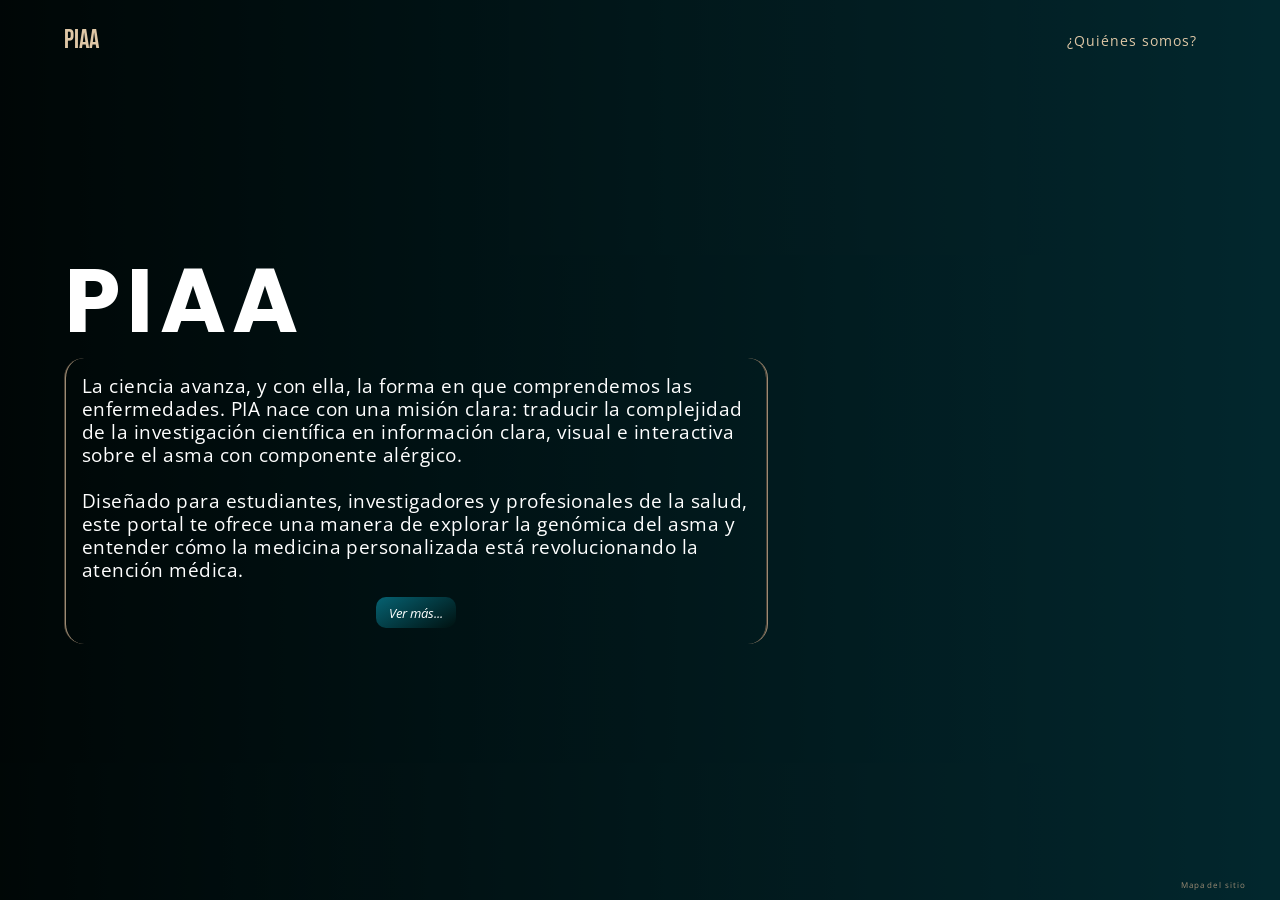
<file: quienes/quienes.html>
<!DOCTYPE html>
<html lang="es">

<head>
    <meta charset="utf-8">
    <meta name="viewport" content="width=device-width, initial-scale=1.0">
    <meta name="description" content="Página web con información sobre el asma con componente alérgico">
   
	<title>¿Quiénes somos?</title>
    
<link rel="stylesheet" href="CSS/qestilos.css">
    
<link rel="preconnect" href="https://fonts.gstatic.com">
<link href="https://fonts.googleapis.com/css2?family=Bebas+Neue&family=Open+Sans&family=Poppins:wght@900&display=swap" rel="stylesheet">
    

</head>

<body>
	
<div class="contenedor">
	<div class="video-contenedor">
	<div class="overlay"></div>
	<video autoplay muted loop>
        <source src="../vid/video_3.mp4" type="video/mp4"> 
        </video>
</div>

<header>
        <a href="../index.html" class="logotipo">PIAA</a>

<nav class="menu">
        <a href="quienes.html" class="activo">¿Quiénes somos?</a>    

</nav>
</header>


<main>	
	<h1>PIAA</h1>
       
<section class="section">
     <p>La ciencia avanza, y con ella, la forma en que comprendemos las enfermedades. PIA nace con una misión clara: traducir la complejidad de la investigación científica en información clara, visual e interactiva sobre el asma con componente alérgico. <br>
<br>
Diseñado para estudiantes, investigadores y profesionales de la salud, este portal te ofrece una manera de explorar la genómica del asma y entender cómo la medicina personalizada está revolucionando la atención médica. 
</p>
	<button class="btn-1">
	<i>Ver más...</i>
	</button>    
</section>
</main>


<footer>
<nav class="menu-2">
        <a href="#">Mapa del sitio</a>
</nav>
</footer>
</div>

<!-- Overlay Fullscreen Navigation Menu -->
<div class="overlay-menu" id="overlayMenu">
  <span class="close-overlay" onclick="closeOverlay()">&times;</span>
  <ul>
    <li><a href="../index.html">Inicio</a></li>
    <li><a href="#">Asma alérgica</a></li>
    <li><a href="#">Ómica del Asma</a></li>
    <li><a href="../herra/herra.html">Herramientas y recursos</a></li>
    <li><a href="../contacto/contacto.html">Contacto</a></li>
  </ul>
</div>


    <script>
	// Mostrar el menú al hacer clic en el botón "Iniciar..."
  document.querySelector(".btn-1").addEventListener("click", function () {
    document.getElementById("overlayMenu").classList.add("open");
  });

  // Función para cerrar el menú
  function closeOverlay() {
    document.getElementById("overlayMenu").classList.remove("open");
  }
    </script>

</body>
</html>
</file>
<file: CSS/estilos.css>
/* --- Estilo General para el cuerpo --- */
*{
	margin: 0;
	padding: 0;
	box-sizing: border-box;	
}

body{
	background: linear-gradient(to left, #066272, #001110);
	color: white;
    	font-family: 'Open Sans', sans-serif;		
	
}

/* --- Contenedor Loading screen --- */
.loading-screen {
    	display: flex;
	flex-direction: column;
    	align-items: center;
    	justify-content: center;
       	height: 100vh;
    	width: 100%;
	position: fixed;
    	top: 0;
    	left: 0;
 	background: linear-gradient(135deg, #066272, #001110);
	z-index: 1000; 
}

/* --- Contenedor Efecto Ripple --- */
.ripple {
    	position: relative;
    	width: 50px;
    	height: 50px;
    	margin-bottom: 10px;	
}

.ripple::before,
.ripple::after {
    content: '';
    position: absolute;
    top: 0;
    left: 0;
    width: 100%;
    height: 100%;
    border-radius: 50%;
    border: 4px solid rgb(223, 199, 166); /* Color del Ripple */
    opacity: 1;
    animation: rippleAnimation 1.5s ease-out infinite;
}

.ripple::after {
    animation-delay: 0.75s;
}

/* --- Ripple animación --- */
@keyframes rippleAnimation {
    0% {
        transform: scale(0.5); opacity: 1;
    }
    100% {
        transform: scale(2); opacity: 0;
    }
}

/* --- Texto Cargando --- */
.loading-text {
    font-size: 1.3rem;
    color: #5d6a76;
    line-height: 4rem;
    letter-spacing: 0.08rem;
    font-weight: 'Bebas Neue';
}

/* --- Contenedor Principal --- */
.contenedor{
  	position: relative;
	min-height: 100vh;
	width: 100vw;
	display: grid;
	grid-template-rows: auto 1fr auto;
	align-items: center;	
	overflow: hidden;
}

/* --- Video Contenedor --- */
.video-contenedor video{
	position: fixed;
	width: 100%;
    	height: 100%;
	object-fit: cover;
	top: 50%;
	left: 50%;
	transform: translate(-50%, -50%);
	pointer-events: none;	
	z-index: -2;	
}


/* --- Header y menú --- */
header{
	display: flex;
	justify-content: space-between;
	align-items: center;
	position: absolute;
	top: 0;
	left: 0;
	width: 100%;
	padding: 1.56rem 5%;
	z-index: 10;
}

header a.logotipo{
	text-decoration: none;
	color: rgb(223, 199, 166);
	font-size: 1.6em;
	font-family: 'Bebas Neue', cursive;
	font-weight: normal;
}

.logotipo:hover{
	color: rgb(156, 139, 116);
}

header .menu{
	display: flex;
	gap: 1rem;
	font-size: 0.9em;
	font-weight: normal;		
}

header .menu a{
	padding-right: 1.2rem;
	text-decoration: none;
	letter-spacing: 1px;
	color: rgb(156, 139, 116);	
}

header .menu a:hover, header .menu a.activo{
	color: rgb(223, 199, 166);
}

/* --- Contenido --- */
.main-container{
	position: relative;
	margin: 0.4em;
	width: 100%;
}

.section-container{
	display: flex;
	flex-wrap: wrap;
	justify-content: space-between;
	align-items: center;
	padding: 2.2rem;
	gap: 2rem;	
	margin: 20px 0 0px;
}


h1{
	font-family: 'Poppins', sans-serif;
	font-size: clamp(4.9rem, 8vw, 8rem);
	letter-spacing: 0.4rem;
	line-height: clamp(4rem, 7vw, 7rem);
	text-transform: uppercase;
}

h2{
	font-family: 'Poppins', sans-serif;
	font-size: clamp(1.9rem, 3vw, 3rem);
	letter-spacing: 0.2rem;
	line-height: clamp(2rem, 3.2vw, 3.2rem);
	text-transform: uppercase;
}


/* --- Sección --- */
.section{
	display: flex;
	flex-direction: column;
	align-items: center;
	width: max(35ch, 26vw);
	padding: max(0.6rem, 0.7rem);
	border-right: 1px dotted hsla(34.49999999999997, 16.81%, 53.33%, 1.00);
	border-left: 1px dotted hsla(34.49999999999997, 16.81%, 53.33%, 1.00);
	border-radius: 14px;
}

.section p{
	font-size: 0.8rem;
	line-height: clamp(1.1rem, 1.4vw, 1.4rem);
	font-weight: normal;
	letter-spacing: 0.04rem;
	margin-bottom: 1rem;
	text-align: center;
	word-break: break-word;			
}



/* ---- Menú Cards --- */
.cards-container {
	display: grid;
	grid-template-columns: repeat(auto-fit, minmax(180px, 1fr));
	gap: 1.2rem;
	margin-left: 1.2rem;	
	width: 95%;
}

.card {
	position: relative;
	background: rgba(255, 255, 255, 0.05);
	backdrop-filter: blur(10px);
	border: 1px solid rgba(223, 199, 166, 0.2);
	border-radius: 12px;
	padding: 1rem;
	display: flex;
	flex-direction: column;
	align-items: center;
	text-align: center;
	transition: all 0.4s ease;
	min-height: 200px;
}

.card::before {
	content: '';
	position: absolute;
	top: 0;
	left: 0;
	width: 100%;
	height: 100%;
	background: linear-gradient(135deg, rgba(6, 98, 114, 0.3), rgba(0, 17, 16, 0.3));
	opacity: 0;
	transition: opacity 0.4s ease;
	z-index: 0;
}

.card:hover::before {
	opacity: 1;
}

.card:hover {
	transform: translateY(-10px);
	border-color: rgba(223, 199, 166, 0.5);
	box-shadow: 0 10px 30px rgba(223, 199, 166, 0.2);
}

.card-icon {
	width: 60px;
	height: 60px;
	background: linear-gradient(135deg, #066272, #001110);
	border-radius: 50%;
	display: flex;
	align-items: center;
	justify-content: center;
	margin-bottom: 1rem;
	font-size: 1.5rem;
	color: rgb(223, 199, 166);
	position: relative;
	z-index: 1;
	transition: all 0.4s ease;
}

.card:hover .card-icon {
	transform: scale(1.1) rotate(5deg);
	box-shadow: 0 8px 20px rgba(223, 199, 166, 0.3);
}

.card h3 {
	font-family: 'Poppins', sans-serif;
	font-size: 1.1rem;
	color: #fff;
	margin-bottom: 0.6rem;
	letter-spacing: 0.05rem;
	position: relative;
	z-index: 1;
}

.card p {
	font-size: 0.75rem;
	line-height: 1.4;
	color: rgba(255, 255, 255, 0.8);
	margin-bottom: 1rem;
	position: relative;
	z-index: 1;
}

.card-btn {
	padding: 0.5rem 1.2rem;
	background: linear-gradient(150deg, #066272, #001110);
	color: white;
	text-decoration: none;
	border-radius: 8px;
	font-size: 0.75rem;
	font-weight: 600;
	transition: all 0.3s ease;
	position: relative;
	z-index: 1;
	border: 1px solid rgba(223, 199, 166, 0.3);
}

.card-btn:hover {
	background: linear-gradient(150deg, #001110, #066272);
	box-shadow: 0 4px 15px rgba(255, 255, 255, 0.2);
	transform: scale(1.05);
	border-color: rgb(223, 199, 166);
}


/* ---- Pie de página --- */
footer{
	position: absolute;
	z-index: 10;
	bottom: 0;	
	width: 100%;
	padding: 0.62rem;
	display: flex;
	justify-content: flex-end;
	font-size: 0.5em;
	font-weight: normal;
	color: rgb(156, 139, 116);
}

footer .menu-2{
	display: flex;
	flex-wrap: wrap;
	align-items: center;
	font-weight: normal;			
}

footer .menu-2 a{
	margin-right: 1.5rem;
	text-decoration: none;
	letter-spacing: 0.06rem;
	color: rgb(156, 139, 116);	
}

footer .menu-2 a:hover{
	color: rgb(223, 199, 166);
}


@media screen and (max-width: 900px) {
	.section-container{
		flex-direction: column;
		align-items: center;
		justify-content: center;
		text-align: center;
		padding: 2.8rem;	
		gap: 1.4rem;
	}
}	


@media screen and (max-width: 750px) {
	.section-container{
		flex-direction: column;
		align-items: center;
		justify-content: center;
		text-align: center;
		padding: 2.8rem;	
		gap: 1.4rem;
	}


	.titulo{
		text-align: center;
	}

	.cards-container {
		grid-template-columns: 1fr;
		gap: 1.5rem;
		padding: 1rem;
		margin-left: 0;
	}

	.card {
		padding: 1.5rem;
	}

	.card-icon {
		width: 70px;
		height: 70px;
		font-size: 1.8rem;
	}
	
}
</file>
<file: herra/CSS/hestilos.css>
/* --- Estilo General para el cuerpo #2e2e41 --- */
:root{
	--text-color:#fff;
	--box-shadow: 0 5px 25px rgba(2, 2, 2, 0.15);
	--tex-shadow: 0 5px 25px rgb(2,2,2,0.1);
}

*{
	margin: 0;
	padding: 0;
	box-sizing: border-box;	
	color: var(--text-color);
}

body{	
	font-family: 'Open Sans', sans-serif;
	background: #091236;
	
}

/* --- Contenedor Principal --- */

.contenedor{
	position: relative;
	min-height: 100vh;
	width: 100vw;
	display: grid;
	grid-template-rows: auto 1fr auto;
	align-items: center;
	overflow: hidden;	
}

/* --- Video Contenedor --- */
.video-contenedor video{
	position: fixed;
	width: 100%;
    	height: 100%;
	object-fit: cover;
	top: 50%;
	left: 50%;
	transform: translate(-50%, -50%);
	pointer-events: none;	
	z-index: -2;	
}

.overlay {
    position: absolute;
    top: 0;
    left: 0;
    width: 100%;
    height: 100%;
    background: rgba(0, 0, 0, 0.6); 
    z-index: -1;
}

/* --- Header y menú --- */
header{
	display: flex;
	justify-content: space-between;
	align-items: center;
	position: absolute;
	top: 0;
	left: 0;
	width: 100%;
	padding: 1.56rem 5%;
	z-index: 10;
}

header a.logotipo{
	font-size: 1.6em;
	text-decoration: none;
	color: rgb(223, 199, 166);
	font-family: 'Bebas Neue', cursive;
	font-weight: normal;
}

.logotipo:hover{
	color: rgb(156, 139, 116);
}

header .menu{
	display: flex;
	gap: 1rem;
	font-size: 0.9em;
	font-weight: normal;		
}

header .menu a{
	padding-right: 1.2rem;
	text-decoration: none;
	letter-spacing: 1px;
	color: rgb(156, 139, 116);	
}

header .menu a:hover, header .menu a.activo{
	color: rgb(223, 199, 166);
}


/* --- Contenido --- */
.tab-content{
	display: flex;
	justify-content: center;
	align-items: center;
	min-height: 100vh;		
}

.tab{
	display: none;
	opacity: 0;
	max-width: 90%;
}

.tab.active{
	display: block;
	content-visibility: visible;
	opacity: 1;
	transition: 1s ease;
}


.card-container{
	display: grid;
	grid-template-columns: 1fr 1fr;
	gap: 2rem;
	align-items: center;
	background: rgba(255, 255, 255, 0.1);
	backdrop-filter: blur(15px);
	border-radius: 20px;
	box-shadow: var(--box-shadow);
}

card-container{
	height: 400px;		
}


.img-section {
    position: relative;
    width: 100%;
    height: 350px;
    border-radius: 15px;
    overflow: hidden;
    box-shadow: var(--box-shadow);
}

.img-section img{
	width: 100%;
	height: 100%;
	object-fit: cover;
	transition: all 0.3s ease;
}

.img-section:hover img{
	 transform: scale(1.05);
}


.info-section {
    padding: 1rem;
}

.title {
    font-size: 2.5rem;
    font-weight: 900;
    color: var(--text-color);
    margin-bottom: 1rem;
    font-family: 'Poppins', sans-serif;
    letter-spacing: 1px;
}

.description {
    font-size: 1.1rem;
    color: var(--text-muted);
    margin-bottom: 2rem;
    line-height: 1.7;
    text-align: justify;
}

.btn-1{
	display: inline-flex;
	align-items: center;
	gap: 0.5rem;
	padding: 0.75rem 1.5rem;
	background: transparent;
	backdrop-filter: blur(10px);
	color: var(--text-color);
	border: none;
	border-radius: 50px;
	font-size: 1rem;
	font-weight: 600;
	cursor: pointer;
	text-decoration: none;
	box-shadow: 0 0px 10px rgba(255, 255, 255, 0.3);
	transition: all 0.3s ease;	
}

.btn-1:hover{
	background: #4a73e8;
   	box-shadow: 0 4px 12px rgba(255, 255, 255, 0.3);
	transform: scale(1.05);
}


/* --- Menú navegación --- */
.tab-nav-bar{
	position: absolute;
	z-index: 10;
	bottom: 0.8rem;
	width: max-content;
	right: 0.8rem;	
	display: flex;
	gap: 20px;
}

.tab-navigation{
	position: relative;
	display: flex;
	justify-content: center;
	aling-items: center;
	max-width: 20rem;	
}

.tab-menu{
	color: var(--text-color);
	list-style: none;
	background: transparent;
	max-width: 400px;
	padding: 10px;
	white-space: nowrap;
	border-radius: 50px;
	box-shadow: var(--box-shadow);
	overflow-x: auto;
	user-select: none;
	scroll-behavior: smooth;
}


.tab-menu::-webkit-scrollbar{
	display: none;
}

.tab-menu.dragging{
	scroll-behavior: unset;
}

.tab-btn{
	color: var(--text-color);
	display: inline-block;
	font-size: 1em;
	padding: 10px;
	border-radius: 30px;
	cursor: pointer;
	user-select: none;
	transition: 0.3s ease;
}

.tab-menu.dragging .tab-btn{
	pointer-events: none;
	
}

.tab-btn:hover{
	background: #2e2e41;
}

.tab-btn.active{
	background: #5b85ff;
}

.nav-title {
    font-size: 0.9rem;
    font-weight: 600;
    color: var(--text-color);
    margin: 0;
}

.left-btn, .right-btn{
	position: absolute;
	color: var(--text-color);
	font-size: 1.8em;
	padding: 14px;
	cursor: pointer;
}

.left-btn{
	left: 0;
	background: transparent;
	backdrop-filter: blur(1px);
	border-top-left-radius: 30px;
	border-bottom-left-radius: 30px;
	display: none;
}

.right-btn{
	right: 0;
	background: transparent;
	backdrop-filter: blur(1px);
	border-top-right-radius: 30px;
	border-bottom-right-radius: 30px;
}

.left-btn:hover{
	background: linear-gradient(to left, transparent, #2e2e41 80%);
}

.right-btn:hover{
	background: linear-gradient(to right, transparent, #2e2e41 80%);
}
</file>
<file: landasma/CSS/lestilos.css>
/* Reset y configuración base */
* {
    margin: 0;
    padding: 0;
    box-sizing: border-box;
}

html {
    scroll-behavior: smooth;
}

body {
    font-family: 'Inter', sans-serif;
    line-height: 1.6;
    color: #2c3e50;
    background-color: #fafafa;
    overflow-x: hidden;
}

.container {
    max-width: 1200px;
    margin: 0 auto;
    padding: 0 20px;
}

/* Navegación */
header{
	position: fixed;
	top: 0;
	width: 100%;
	display: flex;
	justify-content: space-between;
	align-items: center;
	padding: 1.56rem 5%;
	background: #2e2e41;
	
	z-index: 10;
}

header a.logotipo{
	font-size: 1.6em;
	text-decoration: none;
	color: rgb(223, 199, 166);
	font-family: 'Bebas Neue', cursive;
	font-weight: normal;
}

.logotipo:hover{
	color: rgb(156, 139, 116);
}

header .scrolled{
    background: rgba(255, 255, 255, 0.98);
    box-shadow: 0 2px 20px rgba(0, 0, 0, 0.1);
}

header .menu{
	display: flex;
	gap: 1rem;
	font-size: 0.9em;
	font-weight: normal;		
}


header .menu a{
	padding-right: 1.2rem;
	text-decoration: none;
	letter-spacing: 1px;
	color: rgb(156, 139, 116);		
}

header .menu a:hover, header .menu a.activo{
	color: rgb(223, 199, 166);
}



/* Hero Section */
.hero {
    height: 100vh;
    position: relative;
    display: flex;
    align-items: center;
    justify-content: center;
    overflow: hidden;
    background: linear-gradient(135deg, #667eea 0%, #764ba2 100%);
}

.hero-background {
    position: absolute;
    top: 0;
    left: 0;
    width: 120%;
    height: 120%;
    background: url('data:image/svg+xml,<svg xmlns="http://www.w3.org/2000/svg" viewBox="0 0 1000 1000"><defs><radialGradient id="grad1" cx="50%" cy="50%" r="50%"><stop offset="0%" style="stop-color:rgba(255,255,255,0.1);stop-opacity:1" /><stop offset="100%" style="stop-color:rgba(255,255,255,0.05);stop-opacity:1" /></radialGradient></defs><circle cx="200" cy="200" r="3" fill="rgba(255,255,255,0.3)"/><circle cx="400" cy="100" r="2" fill="rgba(255,255,255,0.2)"/><circle cx="600" cy="300" r="4" fill="rgba(255,255,255,0.25)"/><circle cx="800" cy="150" r="2" fill="rgba(255,255,255,0.3)"/><circle cx="300" cy="400" r="3" fill="rgba(255,255,255,0.2)"/><circle cx="700" cy="500" r="2" fill="rgba(255,255,255,0.3)"/><circle cx="500" cy="600" r="3" fill="rgba(255,255,255,0.2)"/><circle cx="900" cy="400" r="2" fill="rgba(255,255,255,0.25)"/></svg>') no-repeat center center;
    background-size: cover;
    opacity: 0.3;
    will-change: transform;
}

.hero-content {
    text-align: center;
    color: white;
    z-index: 2;
    max-width: 800px;
    padding: 0 20px;
}

.hero h1 {
    font-size: 3.5rem;
    font-weight: 700;
    margin-bottom: 20px;
    text-shadow: 0 2px 4px rgba(0, 0, 0, 0.3);
    opacity: 0;
    animation: fadeInUp 1s ease forwards;
}

.hero-subtitle {
    font-size: 1.4rem;
    font-weight: 500;
    margin-bottom: 15px;
    opacity: 0;
    animation: fadeInUp 1s ease 0.2s forwards;
}

.hero-description {
    font-size: 1.1rem;
    font-weight: 300;
    margin-bottom: 40px;
    opacity: 0;
    animation: fadeInUp 1s ease 0.4s forwards;
}

.hero-stats {
    display: flex;
    justify-content: center;
    gap: 60px;
    margin-top: 40px;
    opacity: 0;
    animation: fadeInUp 1s ease 0.6s forwards;
}

.stat {
    text-align: center;
}

.stat-number {
    display: block;
    font-size: 2.5rem;
    font-weight: 700;
    color: #fff;
    text-shadow: 0 2px 4px rgba(0, 0, 0, 0.3);
}

.stat-label {
    font-size: 0.9rem;
    opacity: 0.9;
}

.scroll-indicator {
    position: absolute;
    bottom: 30px;
    left: 50%;
    transform: translateX(-50%);
    opacity: 0;
    animation: fadeInUp 1s ease 0.8s forwards;
}

.scroll-arrow {
    width: 20px;
    height: 20px;
    border: 2px solid white;
    border-top: none;
    border-right: none;
    transform: rotate(-45deg);
    animation: bounce 2s infinite;
}

@keyframes fadeInUp {
    to {
        opacity: 1;
        transform: translateY(0);
    }
    from {
        opacity: 0;
        transform: translateY(30px);
    }
}

@keyframes bounce {
    0%, 20%, 50%, 80%, 100% {
        transform: translateY(0) rotate(-45deg);
    }
    40% {
        transform: translateY(-10px) rotate(-45deg);
    }
    60% {
        transform: translateY(-5px) rotate(-45deg);
    }
}

/* Secciones */
.section {
    padding: 100px 0;
    position: relative;
}

.section-alt {
    background: linear-gradient(135deg, #f5f7fa 0%, #c3cfe2 100%);
}

.section-header {
    text-align: center;
    margin-bottom: 60px;
}

.section-header h2 {
    font-size: 2.5rem;
    font-weight: 600;
    color: #2c3e50;
    margin-bottom: 15px;
}

.section-line {
    width: 80px;
    height: 3px;
    background: linear-gradient(90deg, #3498db, #2ecc71);
    margin: 0 auto;
    border-radius: 2px;
}

/* Definición */
.content-grid {
    display: grid;
    grid-template-columns: 2fr 1fr;
    gap: 60px;
    align-items: start;
}

.lead {
    font-size: 1.2rem;
    line-height: 1.8;
    color: #34495e;
    margin-bottom: 40px;
}

.definition-cards {
    display: grid;
    grid-template-columns: 1fr 1fr;
    gap: 30px;
    margin-top: 40px;
}

.card {
    background: white;
    padding: 30px;
    border-radius: 15px;
    box-shadow: 0 5px 25px rgba(0, 0, 0, 0.1);
    transition: transform 0.3s ease, box-shadow 0.3s ease;
}

.card:hover {
    transform: translateY(-5px);
    box-shadow: 0 10px 40px rgba(0, 0, 0, 0.15);
}

.card h4 {
    font-size: 1.3rem;
    color: #2c3e50;
    margin-bottom: 15px;
    font-weight: 600;
}

.card ul {
    list-style: none;
    padding: 0;
}

.card li {
    padding: 8px 0;
    border-bottom: 1px solid #ecf0f1;
    color: #555;
}

.card li:last-child {
    border-bottom: none;
}

.card li::before {
    content: "→";
    color: #3498db;
    font-weight: bold;
    margin-right: 10px;
}

.sidebar-card {
    background: white;
    padding: 30px;
    border-radius: 15px;
    box-shadow: 0 5px 25px rgba(0, 0, 0, 0.1);
    position: sticky;
    top: 100px;
}

.factor-list {
    space-y: 15px;
}

.factor {
    display: flex;
    align-items: center;
    gap: 15px;
    padding: 15px;
    background: #f8f9fa;
    border-radius: 10px;
    margin-bottom: 15px;
    transition: background 0.3s ease;
}

.factor:hover {
    background: #e9ecef;
}

.factor-icon {
    font-size: 1.5rem;
    width: 40px;
    text-align: center;
}

/* Cuadro Clínico */
.clinical-presentation {
    max-width: 1000px;
    margin: 0 auto;
}

.symptoms-grid {
    display: grid;
    grid-template-columns: 1fr 1fr;
    gap: 50px;
    margin-bottom: 60px;
}

.symptom-category h3 {
    font-size: 1.5rem;
    color: #2c3e50;
    margin-bottom: 30px;
    text-align: center;
}

.symptom-list {
    display: flex;
    flex-direction: column;
    gap: 20px;
}

.symptom {
    display: flex;
    align-items: flex-start;
    gap: 20px;
    padding: 20px;
    background: white;
    border-radius: 12px;
    box-shadow: 0 3px 15px rgba(0, 0, 0, 0.1);
    transition: transform 0.3s ease;
}

.symptom:hover {
    transform: translateX(5px);
}

.symptom-icon {
    font-size: 2rem;
    min-width: 50px;
    text-align: center;
}

.symptom-details h4 {
    font-size: 1.1rem;
    color: #2c3e50;
    margin-bottom: 8px;
    font-weight: 600;
}

.symptom-details p {
    color: #555;
    line-height: 1.5;
}

.severity-scale {
    text-align: center;
}

.severity-scale h3 {
    font-size: 1.5rem;
    color: #2c3e50;
    margin-bottom: 30px;
}

.scale-container {
    display: flex;
    justify-content: center;
    gap: 30px;
}

.scale-item {
    flex: 1;
    max-width: 200px;
    padding: 25px;
    border-radius: 15px;
    color: white;
    text-align: center;
    transition: transform 0.3s ease;
}

.scale-item:hover {
    transform: translateY(-5px);
}

.scale-mild {
    background: linear-gradient(135deg, #2ecc71, #27ae60);
}

.scale-moderate {
    background: linear-gradient(135deg, #f39c12, #e67e22);
}

.scale-severe {
    background: linear-gradient(135deg, #e74c3c, #c0392b);
}

.scale-item h4 {
    font-size: 1.2rem;
    margin-bottom: 15px;
    font-weight: 600;
}

/* Fisiopatología */
.pathophysiology {
    max-width: 1000px;
    margin: 0 auto;
}

.pathway-container {
    display: flex;
    align-items: center;
    justify-content: space-between;
    margin-bottom: 60px;
    flex-wrap: wrap;
    gap: 20px;
}

.pathway-step {
    flex: 1;
    min-width: 200px;
    text-align: center;
}

.step-number {
    display: inline-block;
    width: 50px;
    height: 50px;
    background: linear-gradient(135deg, #3498db, #2980b9);
    color: white;
    border-radius: 50%;
    line-height: 50px;
    font-weight: 600;
    margin-bottom: 20px;
}

.step-content h4 {
    font-size: 1.1rem;
    color: #2c3e50;
    margin-bottom: 10px;
    font-weight: 600;
}

.step-content p {
    color: #555;
    line-height: 1.5;
    font-size: 0.9rem;
}

.pathway-arrow {
    font-size: 1.5rem;
    color: #3498db;
    font-weight: bold;
    margin: 0 10px;
}

.molecular-mechanisms h3 {
    font-size: 1.5rem;
    color: #2c3e50;
    margin-bottom: 30px;
    text-align: center;
}

.mechanism-grid {
    display: grid;
    grid-template-columns: repeat(auto-fit, minmax(250px, 1fr));
    gap: 25px;
}

.mechanism-card {
    background: white;
    padding: 25px;
    border-radius: 15px;
    box-shadow: 0 5px 25px rgba(0, 0, 0, 0.1);
    transition: transform 0.3s ease;
    border-left: 4px solid #3498db;
}

.mechanism-card:hover {
    transform: translateY(-5px);
}

.mechanism-card h4 {
    font-size: 1.2rem;
    color: #2c3e50;
    margin-bottom: 15px;
    font-weight: 600;
}

.mechanism-card p {
    color: #555;
    line-height: 1.6;
}

/* Clasificación */
.classification-intro {
    text-align: center;
    margin-bottom: 50px;
}

.classification-tabs {
    max-width: 1000px;
    margin: 0 auto;
}

.tab-buttons {
    display: flex;
    justify-content: center;
    gap: 20px;
    margin-bottom: 40px;
}

.tab-button {
    padding: 15px 30px;
    background: white;
    border: 2px solid #3498db;
    color: #3498db;
    border-radius: 50px;
    font-weight: 600;
    cursor: pointer;
    transition: all 0.3s ease;
}

.tab-button.active,
.tab-button:hover {
    background: #3498db;
    color: white;
}

.tab-content {
    display: none;
}

.tab-content.active {
    display: block;
}

.tab-content h3 {
    font-size: 1.5rem;
    color: #2c3e50;
    margin-bottom: 30px;
    text-align: center;
}

.endotype-grid,
.phenotype-grid {
    display: grid;
    grid-template-columns: repeat(auto-fit, minmax(300px, 1fr));
    gap: 30px;
}

.endotype-card,
.phenotype-card {
    background: white;
    padding: 30px;
    border-radius: 15px;
    box-shadow: 0 5px 25px rgba(0, 0, 0, 0.1);
    transition: transform 0.3s ease;
}

.endotype-card:hover,
.phenotype-card:hover {
    transform: translateY(-5px);
}

.endotype-card h4,
.phenotype-card h4 {
    font-size: 1.3rem;
    color: #2c3e50;
    margin-bottom: 20px;
    font-weight: 600;
    text-align: center;
}

.endotype-details p,
.phenotype-details p {
    margin-bottom: 10px;
    color: #555;
    line-height: 1.5;
}

.endotype-details strong,
.phenotype-details strong {
    color: #2c3e50;
}

/* Diagnóstico */
.diagnosis-flow {
    display: grid;
    grid-template-columns: repeat(auto-fit, minmax(300px, 1fr));
    gap: 30px;
    margin-bottom: 60px;
}

.diagnosis-step {
    background: white;
    padding: 30px;
    border-radius: 15px;
    box-shadow: 0 5px 25px rgba(0, 0, 0, 0.1);
    transition: transform 0.3s ease;
}

.diagnosis-step:hover {
    transform: translateY(-5px);
}

.diagnosis-step h3 {
    font-size: 1.3rem;
    color: #2c3e50;
    margin-bottom: 20px;
    font-weight: 600;
}

.diagnosis-step .step-content ul {
    list-style: none;
    padding: 0;
}

.diagnosis-step .step-content li {
    padding: 8px 0;
    color: #555;
    border-bottom: 1px solid #ecf0f1;
}

.diagnosis-step .step-content li:last-child {
    border-bottom: none;
}

.diagnosis-step .step-content li::before {
    content: "✓";
    color: #2ecc71;
    font-weight: bold;
    margin-right: 10px;
}

.biomarkers h3 {
    font-size: 1.5rem;
    color: #2c3e50;
    margin-bottom: 30px;
    text-align: center;
}

.biomarker-grid {
    display: grid;
    grid-template-columns: repeat(auto-fit, minmax(250px, 1fr));
    gap: 25px;
}

.biomarker-card {
    background: white;
    padding: 25px;
    border-radius: 15px;
    box-shadow: 0 5px 25px rgba(0, 0, 0, 0.1);
    transition: transform 0.3s ease;
    text-align: center;
}

.biomarker-card:hover {
    transform: translateY(-5px);
}

.biomarker-card h4 {
    font-size: 1.2rem;
    color: #2c3e50;
    margin-bottom: 15px;
    font-weight: 600;
}

.biomarker-card p {
    color: #555;
    line-height: 1.6;
    margin-bottom: 10px;
}

/* Tratamiento */
.treatment-approach {
    margin-bottom: 60px;
}

.treatment-approach h3 {
    font-size: 1.5rem;
    color: #2c3e50;
    margin-bottom: 30px;
    text-align: center;
}

.treatment-steps {
    display: grid;
    grid-template-columns: repeat(auto-fit, minmax(300px, 1fr));
    gap: 30px;
}

.treatment-step {
    background: white;
    border-radius: 15px;
    box-shadow: 0 5px 25px rgba(0, 0, 0, 0.1);
    overflow: hidden;
    transition: transform 0.3s ease;
}

.treatment-step:hover {
    transform: translateY(-5px);
}

.step-header {
    background: linear-gradient(135deg, #3498db, #2980b9);
    color: white;
    padding: 20px;
    display: flex;
    align-items: center;
    gap: 15px;
}

.step-header .step-number {
    width: 40px;
    height: 40px;
    background: rgba(255, 255, 255, 0.2);
    border-radius: 50%;
    display: flex;
    align-items: center;
    justify-content: center;
    font-weight: 600;
    margin-bottom: 0;
}

.step-header h4 {
    font-size: 1.2rem;
    font-weight: 600;
}

.treatment-step .step-content {
    padding: 25px;
}

.treatment-step .step-content ul {
    list-style: none;
    padding: 0;
}

.treatment-step .step-content li {
    padding: 8px 0;
    color: #555;
    border-bottom: 1px solid #ecf0f1;
}

.treatment-step .step-content li:last-child {
    border-bottom: none;
}

.treatment-step .step-content li::before {
    content: "→";
    color: #3498db;
    font-weight: bold;
    margin-right: 10px;
}

.biological-therapy h3 {
    font-size: 1.5rem;
    color: #2c3e50;
    margin-bottom: 30px;
    text-align: center;
}

.biological-grid {
    display: grid;
    grid-template-columns: repeat(auto-fit, minmax(280px, 1fr));
    gap: 25px;
}

.biological-card {
    background: white;
    padding: 25px;
    border-radius: 15px;
    box-shadow: 0 5px 25px rgba(0, 0, 0, 0.1);
    transition: transform 0.3s ease;
    border-top: 4px solid #e74c3c;
}

.biological-card:hover {
    transform: translateY(-5px);
}

.biological-card h4 {
    font-size: 1.3rem;
    color: #2c3e50;
    margin-bottom: 20px;
    font-weight: 600;
    text-align: center;
}

.drug-info p {
    margin-bottom: 12px;
    color: #555;
    line-height: 1.6;
}

.drug-info strong {
    color: #2c3e50;
}

/* Footer */
footer {
	z-index: 10;
	bottom: 0;	
	width: 100%;
	padding: 0.62rem;
	display: flex;
	justify-content: flex-end;
	font-size: 0.5em;
	font-weight: normal;
	color: rgb(156, 139, 116);
	background: #2c3e50;
}

footer .menu-2{
	display: flex;
	flex-wrap: wrap;
	align-items: center;
	font-weight: normal;			
}

footer .menu-2 a{
	margin-right: 1.5rem;
	text-decoration: none;
	letter-spacing: 0.06rem;
	color: rgb(156, 139, 116);	
}

footer .menu-2 a:hover{
	color: rgb(223, 199, 166);
}



/* Responsive Design */
@media (max-width: 768px) {
    .hero h1 {
        font-size: 2.5rem;
    }
    
    .hero-subtitle {
        font-size: 1.2rem;
    }
    
    .hero-stats {
        flex-direction: column;
        gap: 30px;
    }
    
    .content-grid {
        grid-template-columns: 1fr;
        gap: 40px;
    }
    
    .symptoms-grid {
        grid-template-columns: 1fr;
        gap: 30px;
    }
    
    .scale-container {
        flex-direction: column;
        gap: 20px;
    }
    
    .pathway-container {
        flex-direction: column;
        gap: 30px;
    }
    
    .pathway-arrow {
        transform: rotate(90deg);
    }
    
    .nav-menu {
        display: none;
    }
    
    .tab-buttons {
        flex-direction: column;
        gap: 10px;
    }
    
    .definition-cards {
        grid-template-columns: 1fr;
    }
}

@media (max-width: 480px) {
    .section {
        padding: 60px 0;
    }
    
    .hero h1 {
        font-size: 2rem;
    }
    
    .section-header h2 {
        font-size: 2rem;
    }
    
    .container {
        padding: 0 15px;
    }
}
</file>
<file: quienes/CSS/qestilos.css>
/* --- Estilo General para el cuerpo --- */
*{
	margin: 0;
	padding: 0;
	box-sizing: border-box;	
}

body{	
	background: linear-gradient(to left, #066272, #001110);
	font-family: 'Open Sans', sans-serif;
    	color: white;
	
}

/* --- Contenedor Principal --- */
.contenedor{
  	position: relative;	
	min-height: 100vh;
	width: 100vw;
	display: grid;
	grid-template-rows: auto 1fr auto;
	align-items: center;
	overflow: hidden;	
}

/* --- Video Contenedor--- */
.video-contenedor video{ 	
	position: fixed;
	width: 100%;
    	height: 100%;
	object-fit: cover;
	pointer-events: none;	
	z-index: -2;	
}

.overlay {
    position: absolute;
    top: 0;
    left: 0;
    width: 100%;
    height: 100%;
    background: rgba(0, 0, 0, 0.6); 
    z-index: -1;
}

/* --- Header y menú --- */
header{
	display: flex;
	justify-content: space-between;
	align-items: center;
	position: absolute;
	top: 0;
	left: 0;
	width: 100%;
	padding: 1.56rem 5%;
	z-index: 10;
}

header a.logotipo{
	font-size: 1.6em;
	text-decoration: none;
	color: rgb(223, 199, 166);
	font-family: 'Bebas Neue', cursive;
	font-weight: normal;
}

.logotipo:hover{
	color: rgb(156, 139, 116);
}

header .menu{
	display: flex;
	gap: 1rem;
	font-size: 0.9em;
	font-weight: normal;		
}

header .menu a{
	padding-right: 1.2rem;
	text-decoration: none;
	letter-spacing: 1px;
	color: rgb(156, 139, 116);	
}

header .menu a:hover, header .menu a.activo{
	color: rgb(223, 199, 166);
}

/* --- Contenido --- */
main{
	display: flex;
	flex-direction: column;
	padding: 2rem 5% 2rem;	
	gap: 0.8rem;
	z-index: 2;
}

h1{
	font-family: 'Poppins', sans-serif;
	font-size: clamp(4.8rem, 7vw, 7rem);
	letter-spacing: 0.4rem;
	line-height: clamp(4rem, 7vw, 7rem);
	text-transform: uppercase;
}


/* --- Sección --- */
.section{
	display: flex;
	flex-direction: column;
	align-items: center;
	width: max(35ch, 55vw);
	padding: max(0.6rem, 1rem);
	border-right: 2px groove hsla(34.49999999999997, 16.81%, 53.33%, 1.00);
	border-left: 2px groove hsla(34.49999999999997, 16.81%, 53.33%, 1.00);
	border-radius: 20px;
}

.section p{
	font-size: clamp(1rem, 2vw, 1.2rem);
	line-height: clamp(1.3rem, 1.8vw, 1.8rem);
	font-weight: normal;
	letter-spacing: 0.03rem;
	margin-bottom: 1rem;
	text-align: start;
	word-break: break-word;			
}

/* --- Botón --- */
.btn-1{
	padding: 0.5em 1em;	
	font-family: 'Open Sans', sans-serif;
	color: white;	
	font-size: 0.8em;
  	border: none;
	border-radius: 10px;
  	cursor: pointer;
	background: linear-gradient(150deg, #066272, #001110);
	transition: transform 0.3s, box-shadow 0.3s;	
}

.btn-1:hover {
   	box-shadow: 0 4px 12px rgba(255, 255, 255, 0.3);
	transform: scale(1.05);
}

/* ---- Pie de página --- */
footer{
	position: absolute;
	z-index: 10;
	bottom: 0;	
	width: 100%;
	padding: 0.62rem;
	display: flex;
	justify-content: flex-end;
	font-size: 0.5em;
	font-weight: normal;
	color: rgb(156, 139, 116);
}

footer .menu-2{
	display: flex;
	flex-wrap: wrap;
	align-items: center;
	font-weight: normal;			
}

footer .menu-2 a{
	margin-right: 1.5rem;
	text-decoration: none;
	letter-spacing: 0.06rem;
	color: rgb(156, 139, 116);	
}

footer .menu-2 a:hover{
	color: rgb(223, 199, 166);
}

/* --- OVERLAY FULLSCREEN MENU --- */
.overlay-menu {
	position: fixed;
	top: 0;
	left: 0;
	width: 100%;
	height: 100vh;
	background: linear-gradient(to top, rgba(0, 0, 0, 0.8)50%,rgba(0, 0, 0, 0.8)50%);
	backdrop-filter: blur(9px);
	display: flex;
	justify-content: center;
	align-items: center;
	z-index: 999;
	flex-direction: column;
	opacity: 0;
	visibility: hidden;
	transition: opacity 0.5s ease;
}

.overlay-menu.open {
	opacity: 1;
	visibility: visible;
}

.overlay-menu ul {
	list-style: none;
	padding: 0;
	text-align: center;
}

.overlay-menu li {
	margin: 1.5rem 0;
}

.overlay-menu a {
	font-size: 2.1rem;
	color: rgb(223, 199, 166);
	text-decoration: none;
	transition: color 0.3s;
	position: relative;
}

.overlay-menu a:hover {
	color: rgb(156, 139, 116);
}

.overlay-menu a::after {
	content: '';
	height: 3px;
	width: 0;
	background: #801c1d;
	position: absolute;
	bottom: 0;
	left: 0;
	transition: width 0.5s;
}

.overlay-menu a:hover:after {
	width: 100%;
}


/* Botón para cerrar el overlay */
.close-overlay {
	position: absolute;
	top: 20px;
	right: 30px;
	font-size: 2rem;
	color: rgb(223, 199, 166);
	cursor: pointer;
}

.close-overlay:hover {
	color: rgb(156, 139, 116);
}


}
</file>
